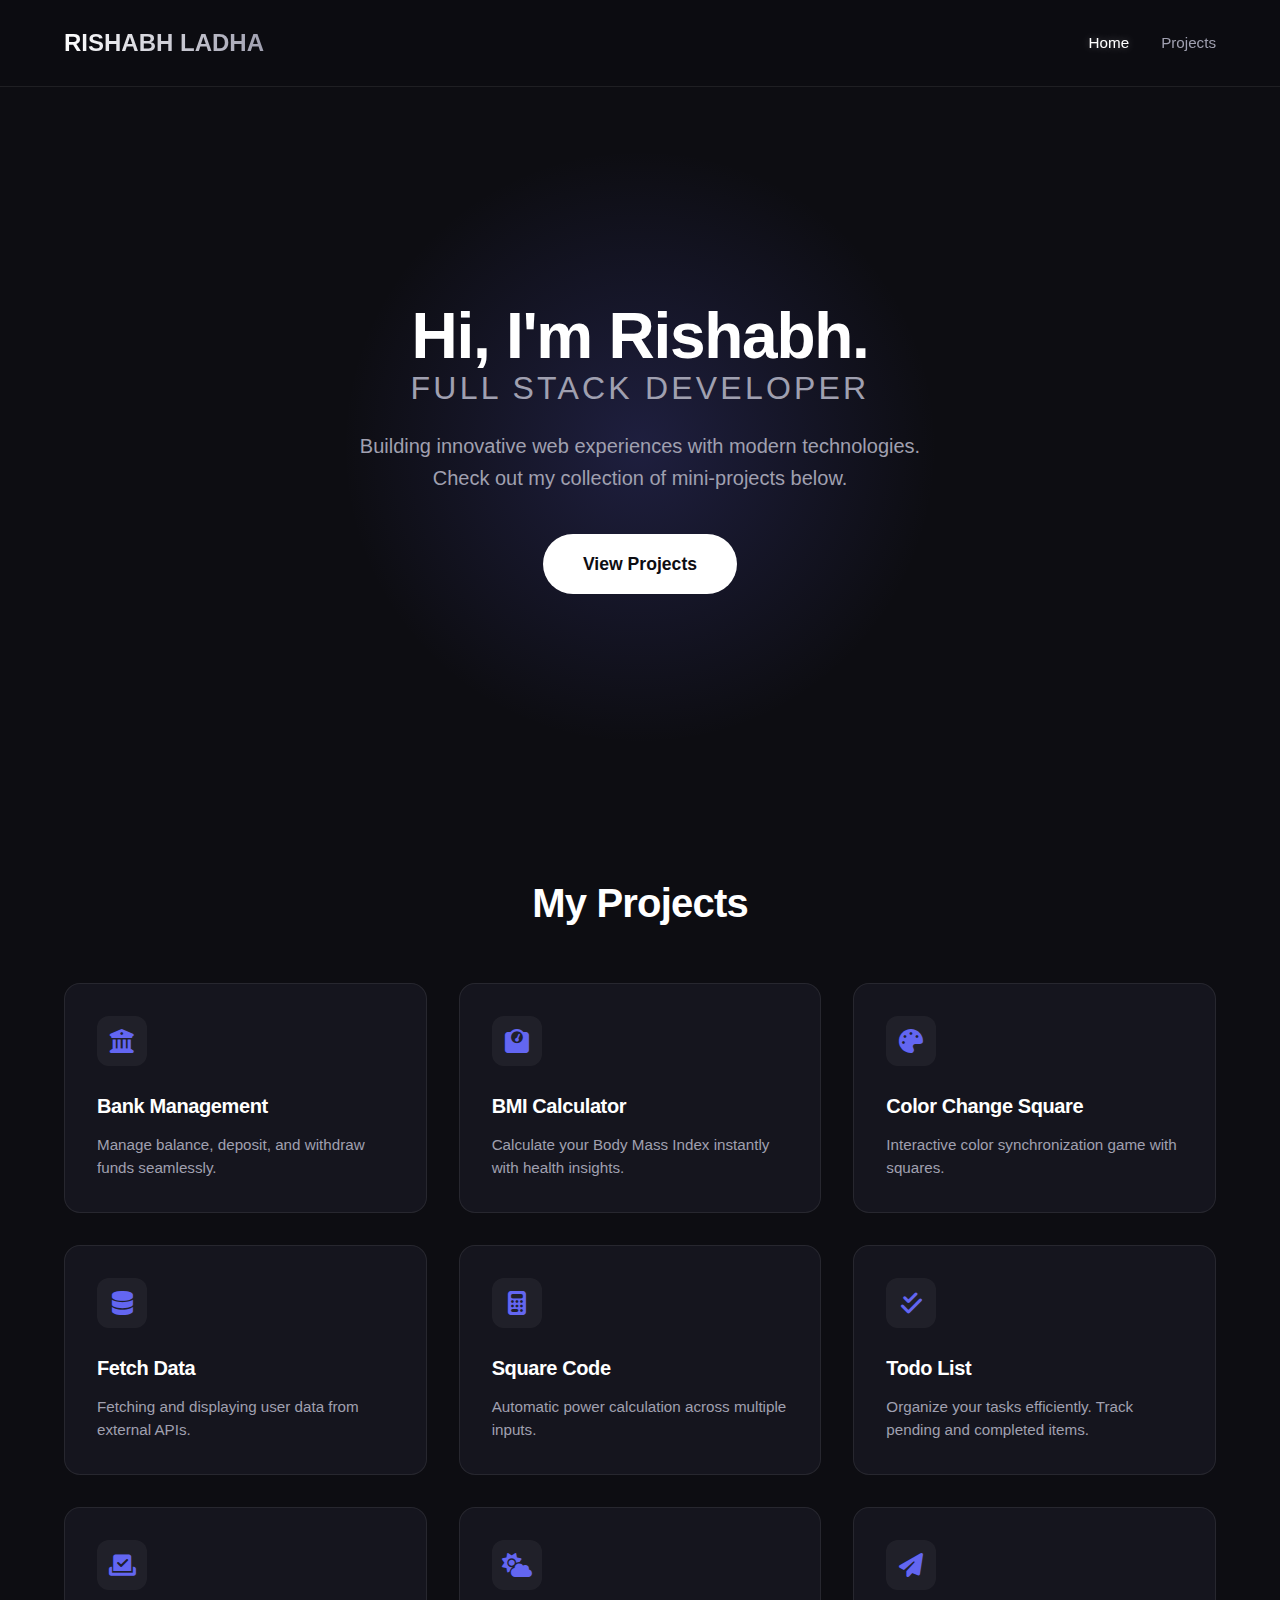
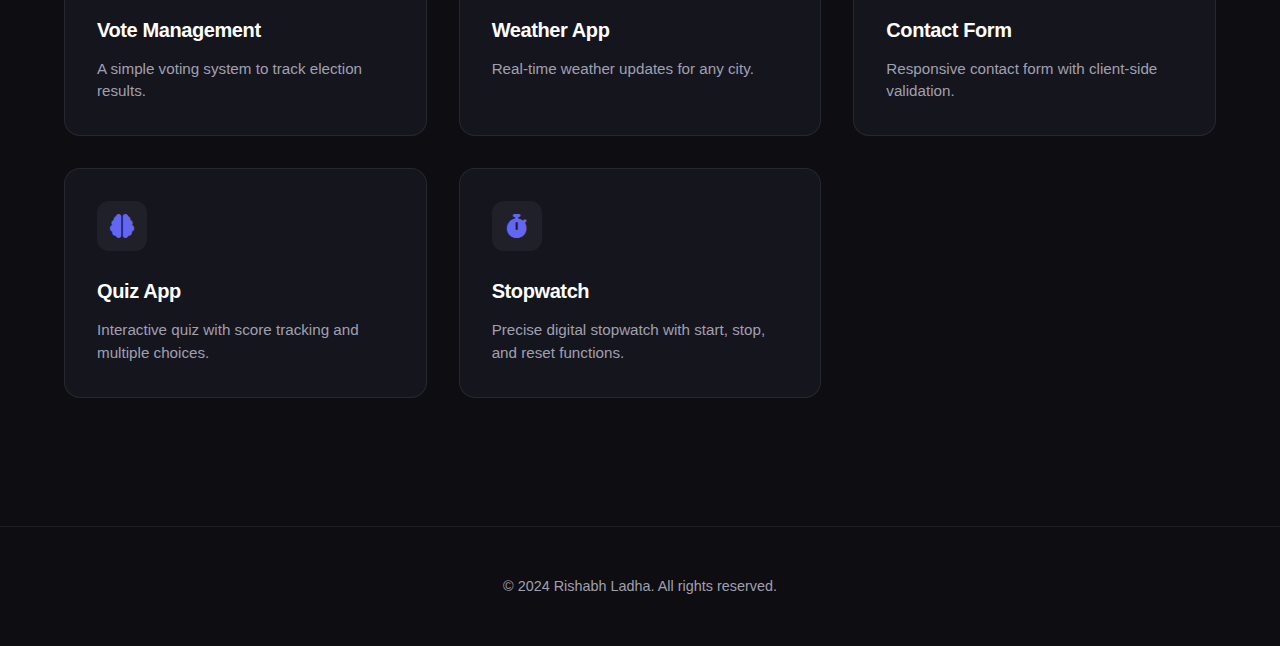
<file: index.html>
<!DOCTYPE html>
<html lang="en">

<head>
    <meta charset="UTF-8">
    <meta name="viewport" content="width=device-width, initial-scale=1.0">
    <title>Rishabh Ladha | Full Stack Developer</title>
    <link rel="stylesheet" href="style.css">
    <link href="https://fonts.googleapis.com/css2?family=Inter:wght@400;500;600;700;800&display=swap" rel="stylesheet">
    <link rel="stylesheet" href="https://cdnjs.cloudflare.com/ajax/libs/font-awesome/6.4.0/css/all.min.css">
</head>

<body>
    <nav>
        <div class="nav-brand">RISHABH LADHA</div>
        <div class="nav-links">
            <a href="#home" class="active">Home</a>
            <a href="#projects">Projects</a>
        </div>
    </nav>

    <section id="home" class="hero">
        <div class="hero-content">
            <h1>Hi, I'm Rishabh.<br><span>Full Stack Developer</span></h1>
            <p>Building innovative web experiences with modern technologies. Check out my collection of mini-projects
                below.</p>
            <a href="#projects" class="hero-btn">View Projects</a>
        </div>
    </section>

    <section id="projects" class="projects">
        <h2 class="section-title">My Projects</h2>
        <div class="project-grid">

            <a href="./bankmanagement/index.html" class="project-card">
                <div class="card-icon"><i class="fas fa-university"></i></div>
                <h3>Bank Management</h3>
                <p>Manage balance, deposit, and withdraw funds seamlessly.</p>
            </a>

            <a href="./bmi claculator/index.html" class="project-card">
                <div class="card-icon"><i class="fas fa-weight-scale"></i></div>
                <h3>BMI Calculator</h3>
                <p>Calculate your Body Mass Index instantly with health insights.</p>
            </a>

            <a href="./color-change-square/index.html" class="project-card">
                <div class="card-icon"><i class="fas fa-palette"></i></div>
                <h3>Color Change Square</h3>
                <p>Interactive color synchronization game with squares.</p>
            </a>

            <a href="./fetch data/index.html" class="project-card">
                <div class="card-icon"><i class="fas fa-database"></i></div>
                <h3>Fetch Data</h3>
                <p>Fetching and displaying user data from external APIs.</p>
            </a>

            <a href="./square-code/index.html" class="project-card">
                <div class="card-icon"><i class="fas fa-calculator"></i></div>
                <h3>Square Code</h3>
                <p>Automatic power calculation across multiple inputs.</p>
            </a>

            <a href="./todo-list/index.html" class="project-card">
                <div class="card-icon"><i class="fas fa-check-double"></i></div>
                <h3>Todo List</h3>
                <p>Organize your tasks efficiently. Track pending and completed items.</p>
            </a>

            <a href="./vote-management/index.html" class="project-card">
                <div class="card-icon"><i class="fas fa-check-to-slot"></i></div>
                <h3>Vote Management</h3>
                <p>A simple voting system to track election results.</p>
            </a>

            <a href="./weatherapp/index.html" class="project-card">
                <div class="card-icon"><i class="fas fa-cloud-sun"></i></div>
                <h3>Weather App</h3>
                <p>Real-time weather updates for any city.</p>
            </a>

            <a href="./form/index.html" class="project-card">
                <div class="card-icon"><i class="fas fa-paper-plane"></i></div>
                <h3>Contact Form</h3>
                <p>Responsive contact form with client-side validation.</p>
            </a>

            <a href="./quiz-app/index.html" class="project-card">
                <div class="card-icon"><i class="fas fa-brain"></i></div>
                <h3>Quiz App</h3>
                <p>Interactive quiz with score tracking and multiple choices.</p>
            </a>

            <a href="./stopwatch/index.html" class="project-card">
                <div class="card-icon"><i class="fas fa-stopwatch"></i></div>
                <h3>Stopwatch</h3>
                <p>Precise digital stopwatch with start, stop, and reset functions.</p>
            </a>

        </div>
    </section>

    <footer>
        <p>&copy; 2024 Rishabh Ladha. All rights reserved.</p>
    </footer>

    <script src="script.js"></script>
</body>

</html>
</file>
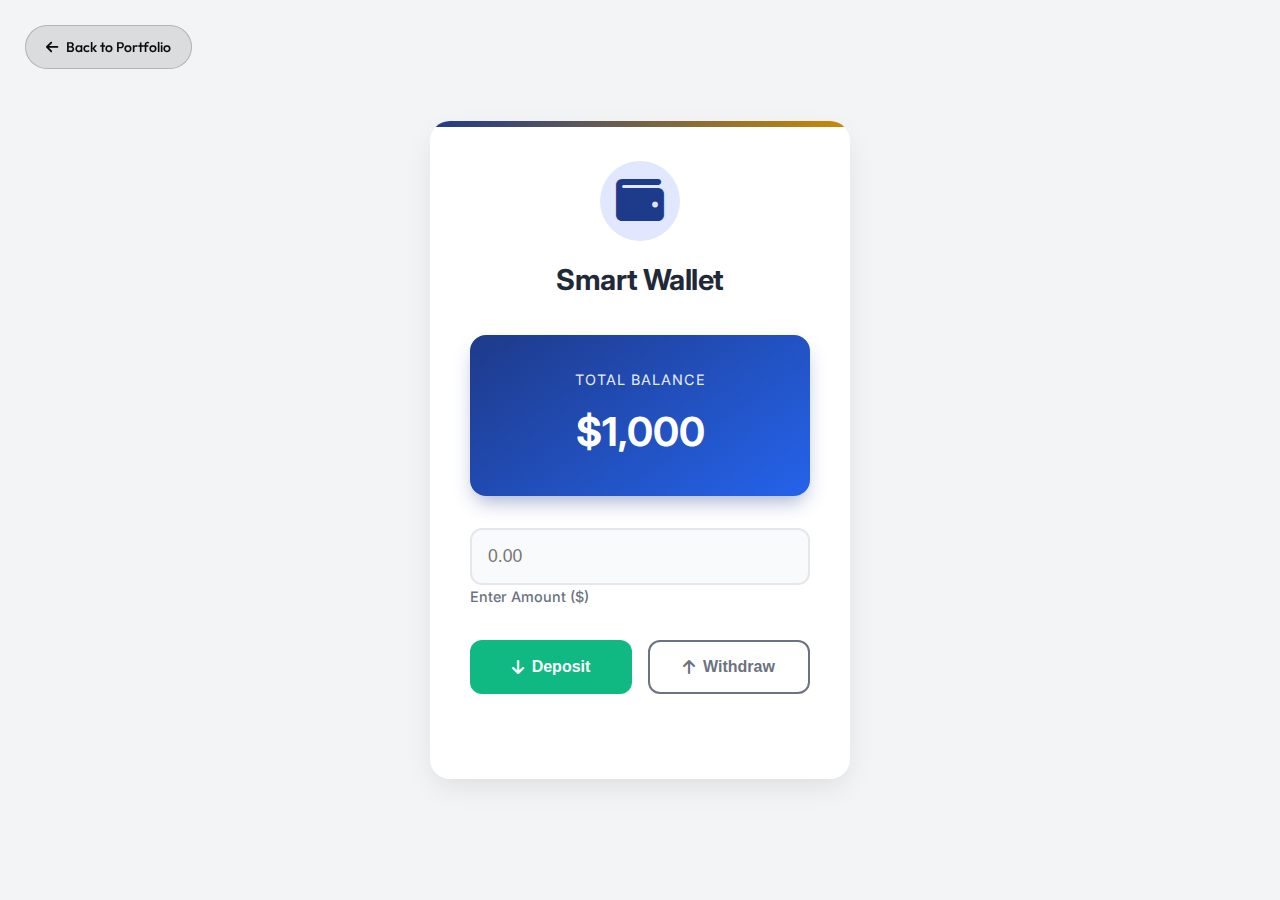
<file: bankmanagement/index.html>
﻿<!DOCTYPE html>
<html lang="en">

<head>
    <meta charset="UTF-8">
    <meta name="viewport" content="width=device-width, initial-scale=1.0">
    <title>Bank Management</title>
    <link rel="stylesheet" href="style.css">
    <link rel="stylesheet" href="https://cdnjs.cloudflare.com/ajax/libs/font-awesome/6.4.0/css/all.min.css">
    <link href="https://fonts.googleapis.com/css2?family=Inter:wght@400;600;700&display=swap" rel="stylesheet">
</head>
<body>

    <div class="banking-card">
        <header>
            <div class="icon"><i class="fas fa-wallet"></i></div>
            <h1>Smart Wallet</h1>
        </header>

        <div class="balance-container">
            <span class="label">Total Balance</span>
            <div class="amount" id="balanceDisplay">$1,000.00</div>
        </div>

        <div class="actions">
            <div class="input-group">
                <input type="number" id="amountInput" placeholder="0.00" min="0.01" step="0.01">
                <label for="amountInput">Enter Amount ($)</label>
            </div>

            <div class="btn-group">
                <button class="btn btn-deposit" onclick="deposit()">
                    <i class="fas fa-arrow-down"></i> Deposit
                </button>
                <button class="btn btn-withdraw" onclick="withdraw()">
                    <i class="fas fa-arrow-up"></i> Withdraw
                </button>
            </div>
        </div>

        <div class="message" id="messageBox"></div>
    </div>

    <script type="module" src="../shared/navigation.js"></script>
    <script src="script.js"></script>
</body>

</html>
</file>
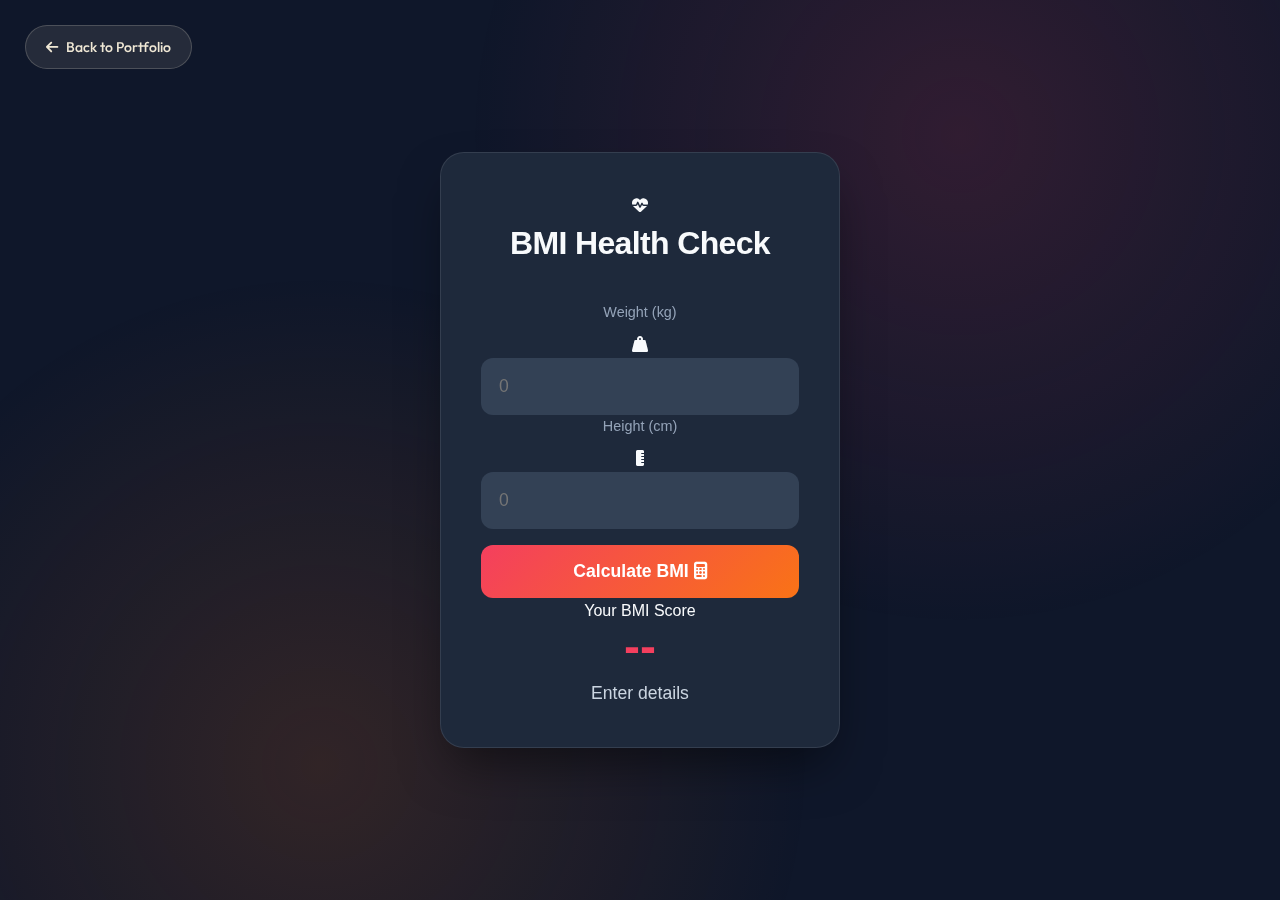
<file: bmi claculator/index.html>
﻿<!DOCTYPE html>
<html lang="en">

<head>
    <meta charset="UTF-8">
    <meta name="viewport" content="width=device-width, initial-scale=1.0">
    <title>BMI Calculator</title>
    <link rel="stylesheet" href="style.css">
    <link rel="stylesheet" href="https://cdnjs.cloudflare.com/ajax/libs/font-awesome/6.4.0/css/all.min.css">
</head>

<body>

    <div class="bmi-card">
        <header>
            <div class="icon-circle"><i class="fas fa-heart-pulse"></i></div>
            <h1>BMI Health Check</h1>
        </header>

        <div class="input-grid">
            <div class="input-wrapper">
                <label for="weight">Weight (kg)</label>
                <div class="input-field">
                    <i class="fas fa-weight-hanging"></i>
                    <input type="number" id="weight" placeholder="0" min="1">
                </div>
            </div>

            <div class="input-wrapper">
                <label for="height">Height (cm)</label>
                <div class="input-field">
                    <i class="fas fa-ruler-vertical"></i>
                    <input type="number" id="height" placeholder="0" min="1">
                </div>
            </div>
        </div>

        <button class="calculate-btn" onclick="calculateBMI()">
            Calculate BMI <i class="fas fa-calculator"></i>
        </button>

        <div class="result-container" id="resultBox">
            <span class="label">Your BMI Score</span>
            <div class="bmi-value" id="bmiValue">--</div>
            <div class="bmi-status" id="bmiStatus">Enter details</div>
        </div>
    </div>

    <script type="module" src="../shared/navigation.js"></script>
    <script src="script.js"></script>
</body>

</html>
</file>
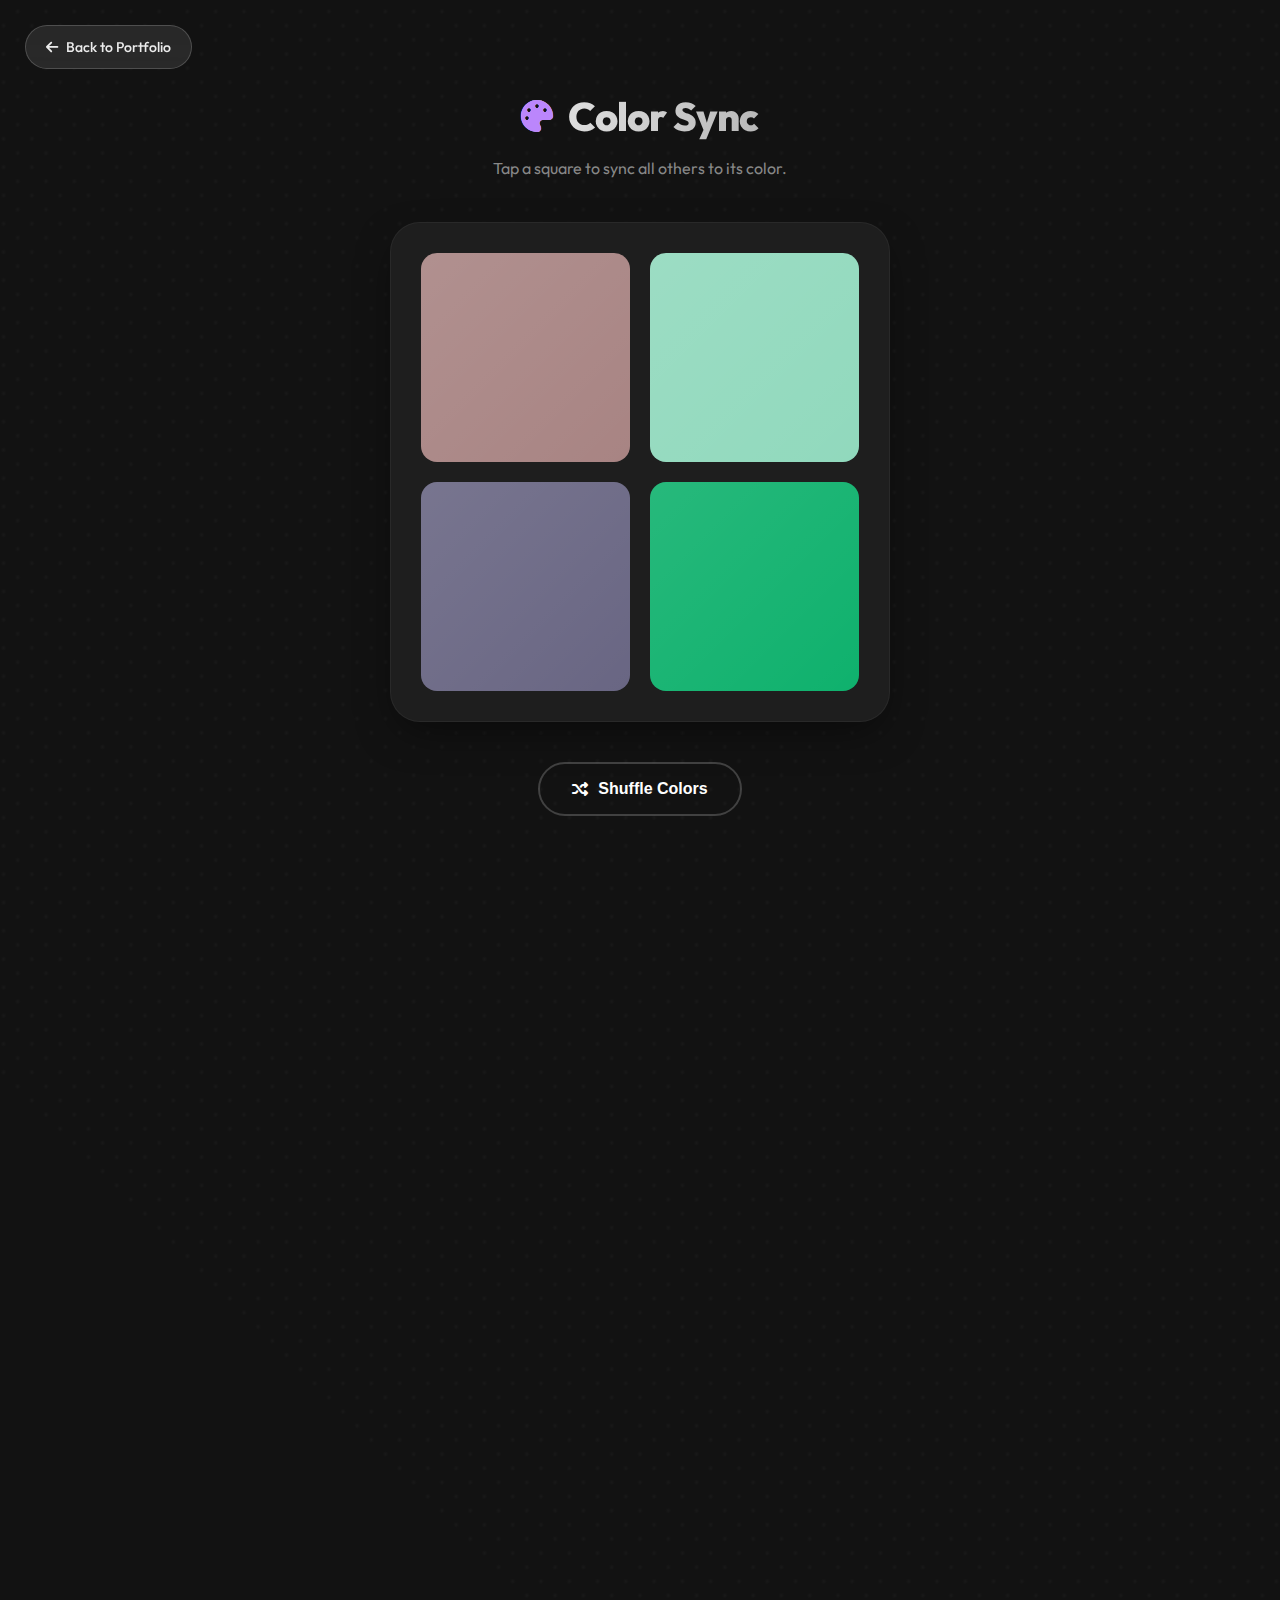
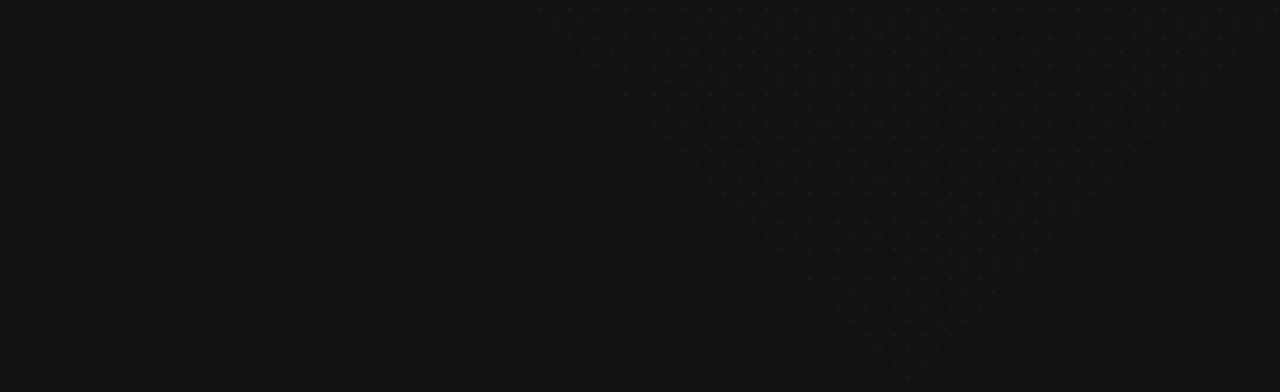
<file: color-change-square/index.html>
﻿<!DOCTYPE html>
<html lang="en">

<head>
    <meta charset="UTF-8">
    <meta name="viewport" content="width=device-width, initial-scale=1.0">
    <title>Color Change Square</title>
    <link rel="stylesheet" href="style.css">
    <link rel="stylesheet" href="https://cdnjs.cloudflare.com/ajax/libs/font-awesome/6.4.0/css/all.min.css">
</head>

<body>

    <div class="game-wrapper">
        <header>
            <h1><i class="fas fa-palette"></i> Color Sync</h1>
            <p>Tap a square to sync all others to its color.</p>
        </header>

        <div class="square-grid">
            <div class="square" id="sq1"></div>
            <div class="square" id="sq2"></div>
            <div class="square" id="sq3"></div>
            <div class="square" id="sq4"></div>
        </div>

        <button class="reset-btn" onclick="randomizeColors()">
            <i class="fas fa-random"></i> Shuffle Colors
        </button>
    </div>

    <script type="module" src="../shared/navigation.js"></script>
    <script src="script.js"></script>
</body>

</html>
</file>
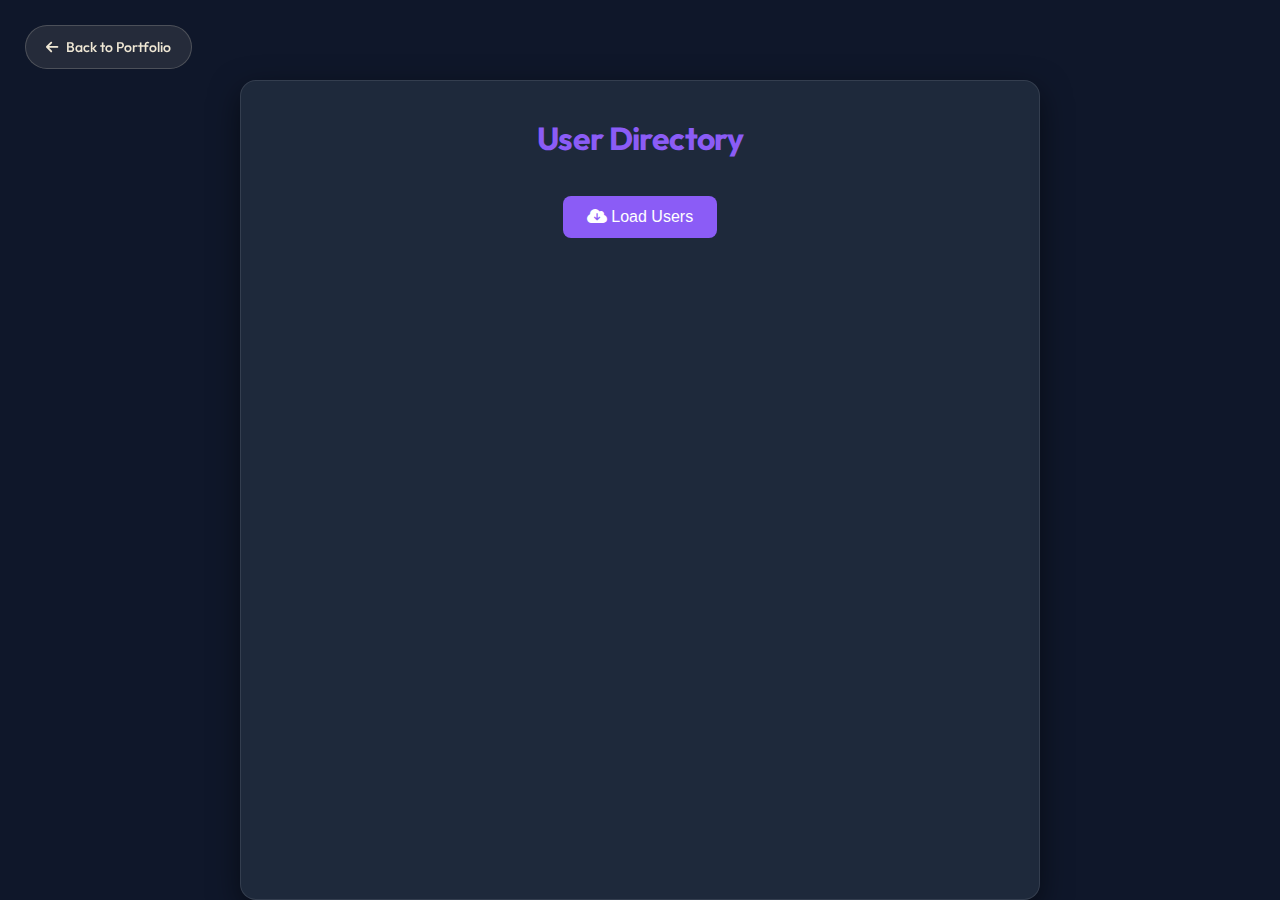
<file: fetch data/index.html>
<!DOCTYPE html>
<html lang="en">

<head>
    <meta charset="UTF-8">
    <meta name="viewport" content="width=device-width, initial-scale=1.0">
    <title>Fetch User Data</title>
    <link rel="stylesheet" href="style.css">
    <link rel="stylesheet" href="https://cdnjs.cloudflare.com/ajax/libs/font-awesome/6.4.0/css/all.min.css">
</head>

<body>

    <div class="data-container">
        <h1>User Directory</h1>
        <button id="fetchBtn" onclick="fetchUsers()">
            <i class="fas fa-cloud-download-alt"></i> Load Users
        </button>

        <div id="contentArea"></div>
    </div>

    <script type="module" src="../shared/navigation.js"></script>
    <script src="script.js"></script>
</body>

</html>
</file>
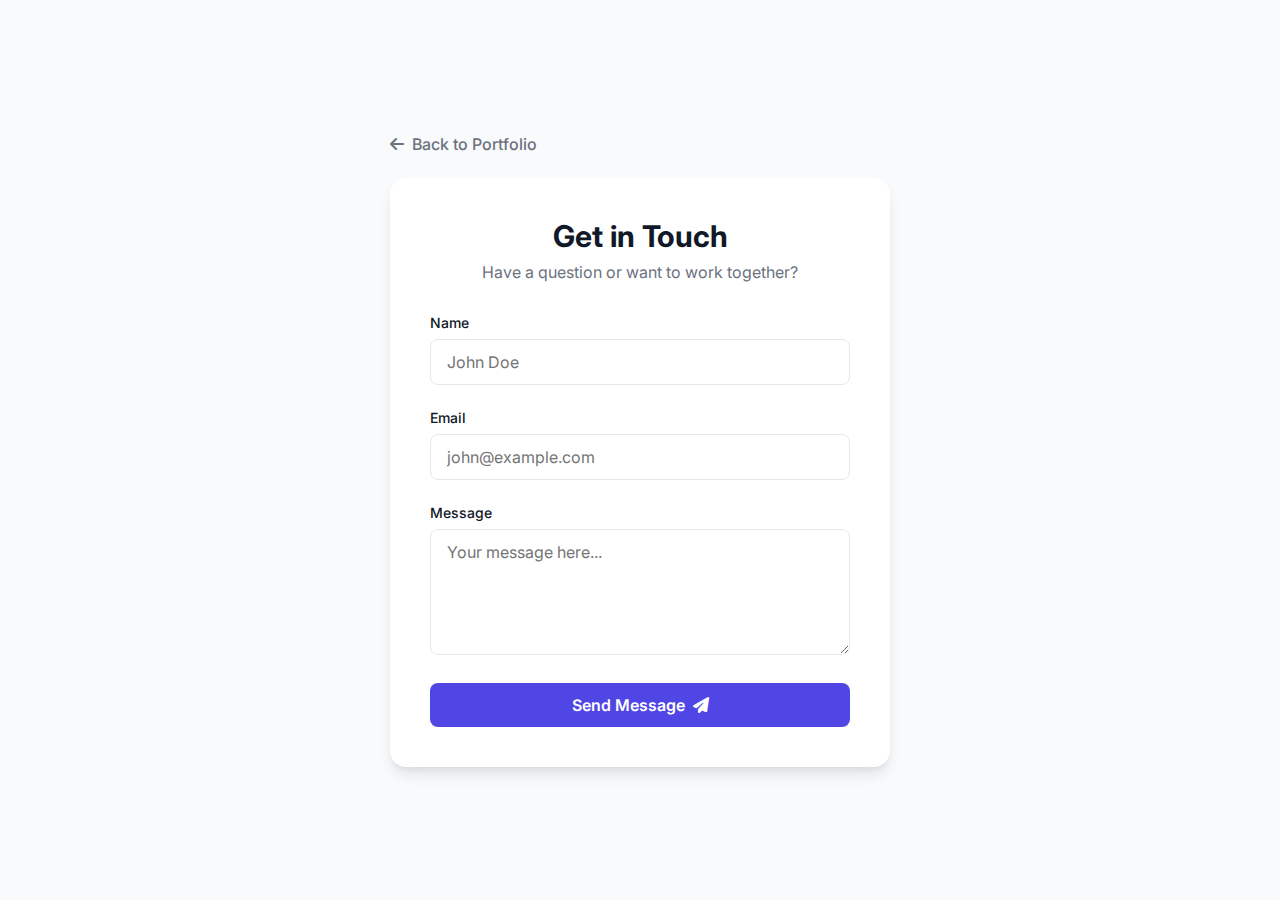
<file: form/index.html>
<!DOCTYPE html>
<html lang="en">

<head>
    <meta charset="UTF-8">
    <meta name="viewport" content="width=device-width, initial-scale=1.0">
    <title>Contact Form | Rishabh Ladha</title>
    <link href="https://fonts.googleapis.com/css2?family=Inter:wght@400;500;600;700&display=swap" rel="stylesheet">
    <link rel="stylesheet" href="style.css">
    <link rel="stylesheet" href="https://cdnjs.cloudflare.com/ajax/libs/font-awesome/6.4.0/css/all.min.css">
</head>

<body>
    <div class="container">
        <a href="../index.html" class="back-btn"><i class="fas fa-arrow-left"></i> Back to Portfolio</a>
        <div class="form-card">
            <div class="form-header">
                <h2>Get in Touch</h2>
                <p>Have a question or want to work together?</p>
            </div>
            <form id="contactForm">
                <div class="input-group">
                    <label for="name">Name</label>
                    <input type="text" id="name" placeholder="John Doe">
                    <small class="error-msg">Name is required</small>
                </div>
                <div class="input-group">
                    <label for="email">Email</label>
                    <input type="email" id="email" placeholder="john@example.com">
                    <small class="error-msg">Please enter a valid email</small>
                </div>
                <div class="input-group">
                    <label for="message">Message</label>
                    <textarea id="message" rows="5" placeholder="Your message here..."></textarea>
                    <small class="error-msg">Message cannot be empty</small>
                </div>
                <button type="submit" class="submit-btn">Send Message <i class="fas fa-paper-plane"></i></button>
            </form>
        </div>
    </div>
    <div id="toast" class="toast">Message sent successfully!</div>
    <script src="script.js"></script>
</body>

</html>
</file>
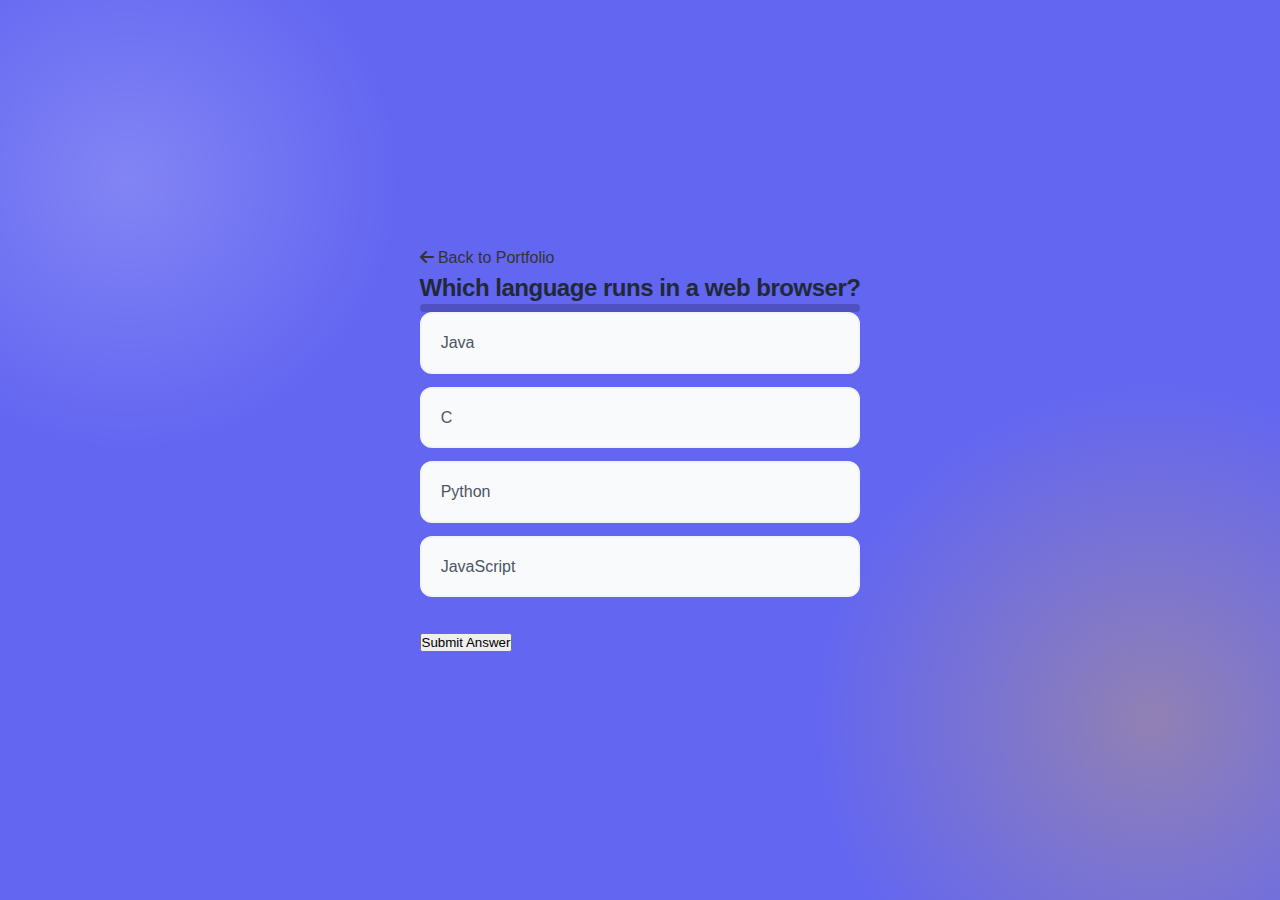
<file: quiz-app/index.html>
<!DOCTYPE html>
<html lang="en">

<head>
    <meta charset="UTF-8">
    <meta name="viewport" content="width=device-width, initial-scale=1.0">
    <title>Quiz App | Rishabh Ladha</title>
    <link href="https://fonts.googleapis.com/css2?family=Inter:wght@400;500;600;700&display=swap" rel="stylesheet">
    <link rel="stylesheet" href="style.css">
    <link rel="stylesheet" href="https://cdnjs.cloudflare.com/ajax/libs/font-awesome/6.4.0/css/all.min.css">
</head>

<body>
    <div class="container">
        <a href="../index.html" class="back-btn"><i class="fas fa-arrow-left"></i> Back to Portfolio</a>

        <div class="quiz-container" id="quiz">
            <div class="quiz-header">
                <h2 id="question">Question text</h2>
                <div class="progress-bar">
                    <div class="progress-fill" id="progressBar"></div>
                </div>
            </div>

            <ul class="option-list">
                <li>
                    <input type="radio" name="answer" id="a" class="answer">
                    <label for="a" id="a_text">Answer A</label>
                </li>
                <li>
                    <input type="radio" name="answer" id="b" class="answer">
                    <label for="b" id="b_text">Answer B</label>
                </li>
                <li>
                    <input type="radio" name="answer" id="c" class="answer">
                    <label for="c" id="c_text">Answer C</label>
                </li>
                <li>
                    <input type="radio" name="answer" id="d" class="answer">
                    <label for="d" id="d_text">Answer D</label>
                </li>
            </ul>

            <button id="submit">Submit Answer</button>
        </div>
    </div>
    <script src="script.js"></script>
</body>

</html>
</file>
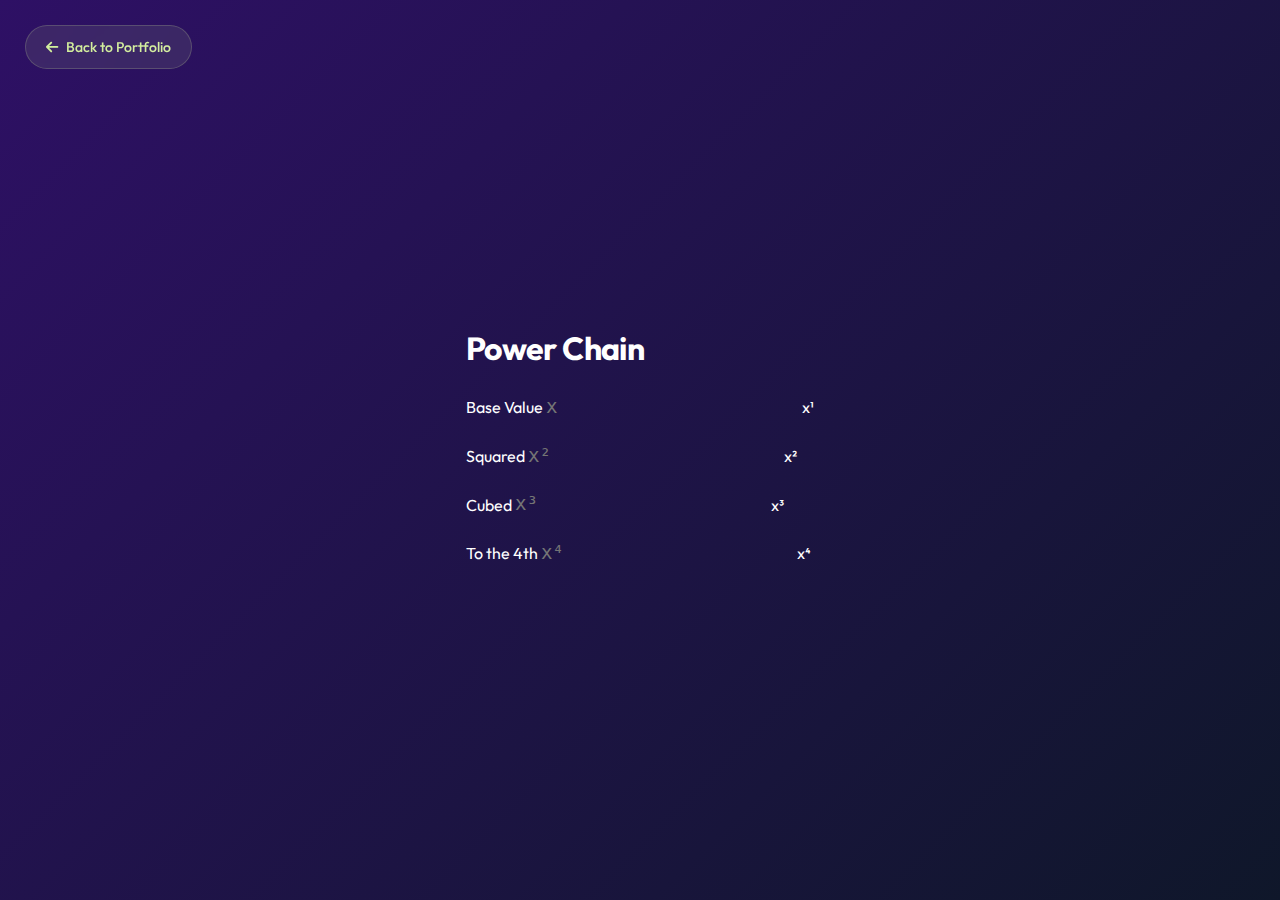
<file: square-code/index.html>
<!DOCTYPE html>
<html lang="en">

<head>
    <meta charset="UTF-8">
    <meta name="viewport" content="width=device-width, initial-scale=1.0">
    <title>Power Calculator</title>
    <link rel="stylesheet" href="style.css">
    <link rel="stylesheet" href="https://cdnjs.cloudflare.com/ajax/libs/font-awesome/6.4.0/css/all.min.css">
</head>

<body>

    <div class="calc-container">
        <h1>Power Chain</h1>

        <div class="inputs-grid">
            <div class="input-box">
                <label>Base Value</label>
                <input type="number" id="input1" placeholder="x">
                <span class="formula">x¹</span>
            </div>

            <div class="input-box">
                <label>Squared</label>
                <input type="number" id="input2" placeholder="x²">
                <span class="formula">x²</span>
            </div>

            <div class="input-box">
                <label>Cubed</label>
                <input type="number" id="input3" placeholder="x³">
                <span class="formula">x³</span>
            </div>

            <div class="input-box">
                <label>To the 4th</label>
                <input type="number" id="input4" placeholder="x⁴">
                <span class="formula">x⁴</span>
            </div>
        </div>
    </div>

    <script type="module" src="../shared/navigation.js"></script>
    <script src="script.js"></script>
</body>

</html>
</file>
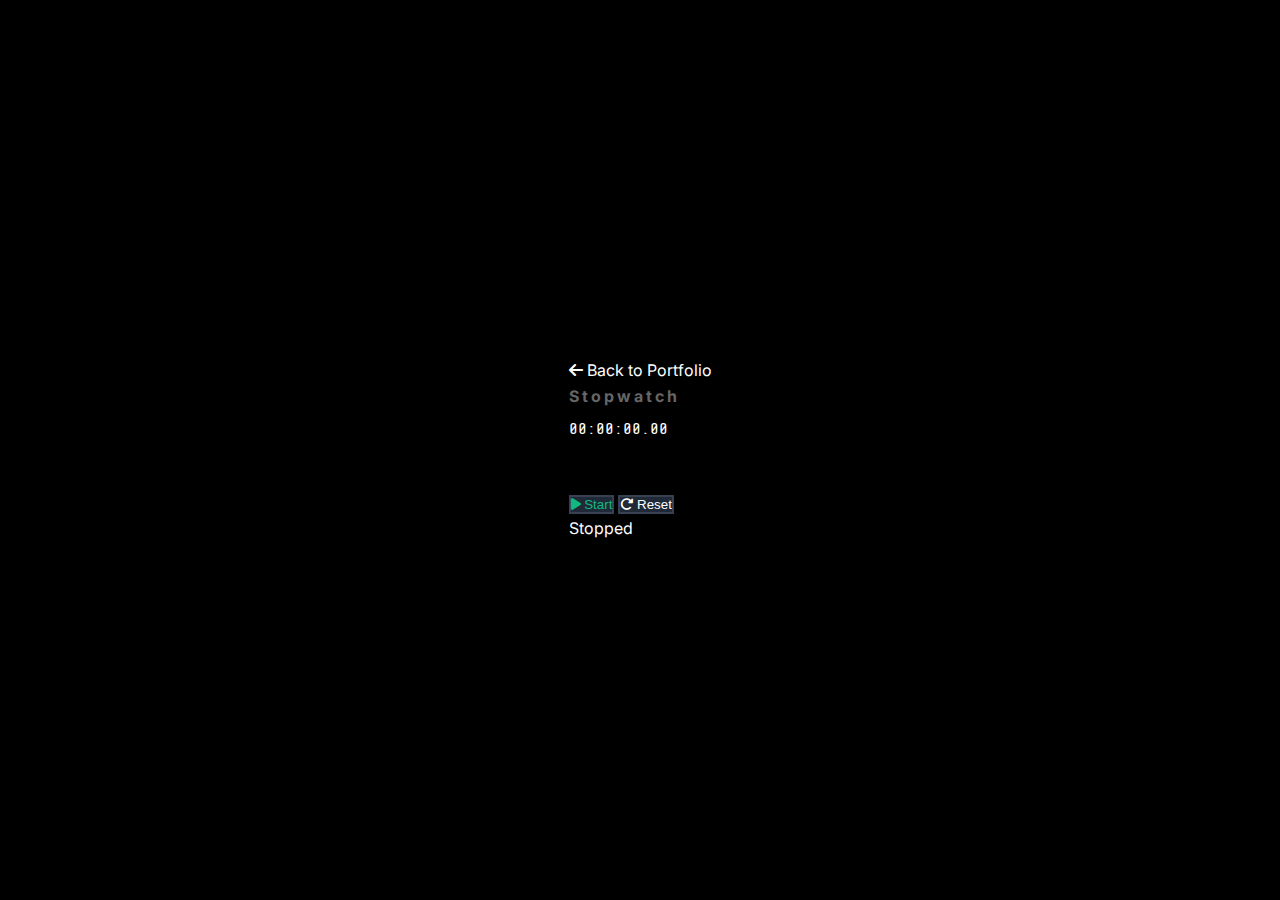
<file: stopwatch/index.html>
<!DOCTYPE html>
<html lang="en">

<head>
    <meta charset="UTF-8">
    <meta name="viewport" content="width=device-width, initial-scale=1.0">
    <title>Stopwatch | Rishabh Ladha</title>
    <link href="https://fonts.googleapis.com/css2?family=Share+Tech+Mono&family=Inter:wght@400;500;600&display=swap"
        rel="stylesheet">
    <link rel="stylesheet" href="style.css">
    <link rel="stylesheet" href="https://cdnjs.cloudflare.com/ajax/libs/font-awesome/6.4.0/css/all.min.css">
</head>

<body>
    <div class="container">
        <a href="../index.html" class="back-btn"><i class="fas fa-arrow-left"></i> Back to Portfolio</a>

        <div class="stopwatch-card">
            <h2 class="title">Stopwatch</h2>
            <div class="timer-display">
                <span id="hours">00</span>:<span id="minutes">00</span>:<span id="seconds">00</span>.<span
                    id="milliseconds">00</span>
            </div>

            <div class="controls">
                <button id="startStopBtn" class="btn start"><i class="fas fa-play"></i> Start</button>
                <button id="resetBtn" class="btn reset"><i class="fas fa-rotate-right"></i> Reset</button>
            </div>

            <div class="status-indicator">
                <span class="dot"></span>
                <span id="statusText">Stopped</span>
            </div>
        </div>
    </div>
    <script src="script.js"></script>
</body>

</html>
</file>
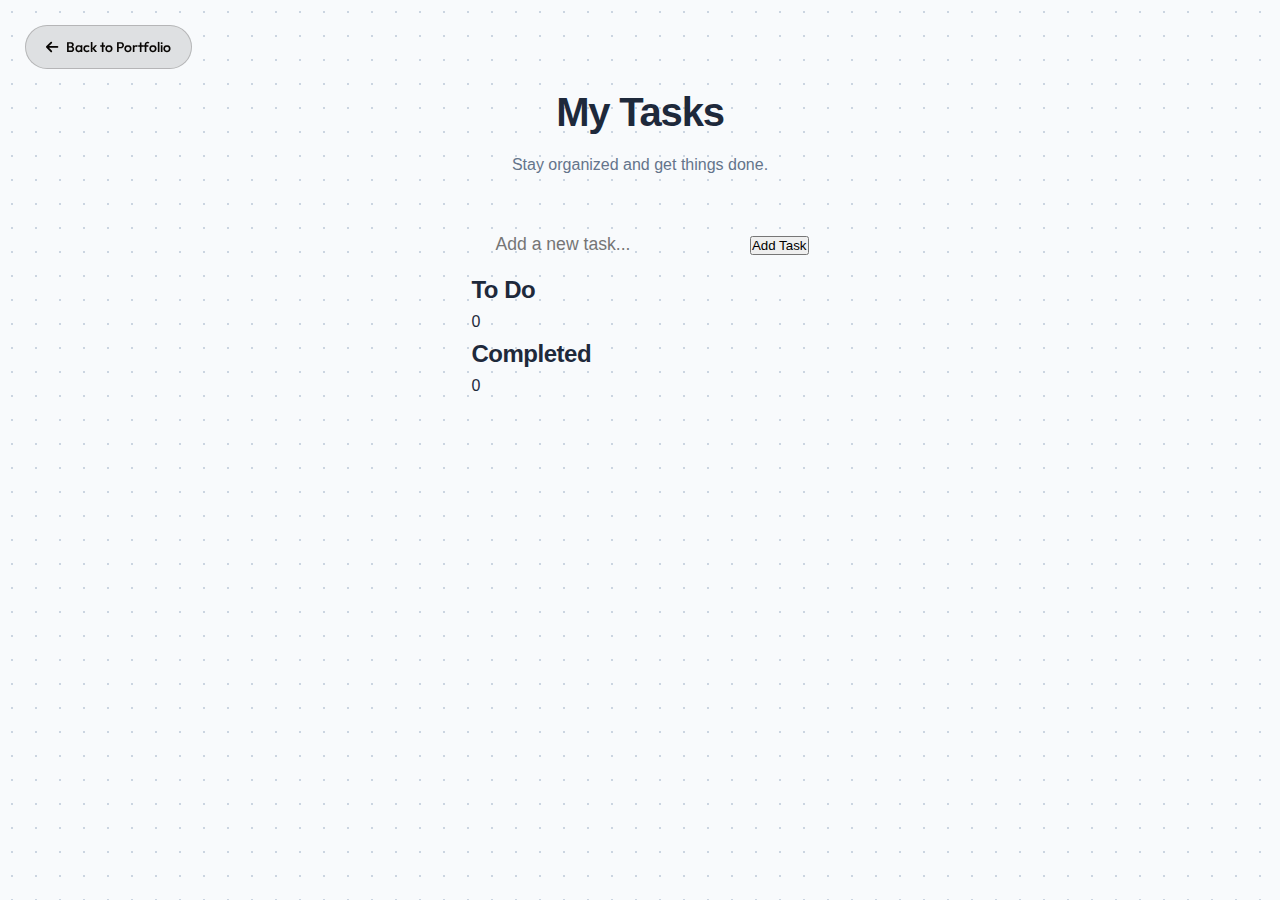
<file: todo-list/index.html>
<!DOCTYPE html>
<html lang="en">

<head>
    <meta charset="UTF-8">
    <meta name="viewport" content="width=device-width, initial-scale=1.0">
    <title>Task Manager</title>
    <link rel="stylesheet" href="style.css">
    <link rel="stylesheet" href="https://cdnjs.cloudflare.com/ajax/libs/font-awesome/6.4.0/css/all.min.css">
</head>

<body>

    <div class="todo-container">
        <header>
            <h1>My Tasks</h1>
            <p>Stay organized and get things done.</p>
        </header>

        <div class="input-area">
            <input type="text" id="taskInput" placeholder="Add a new task..." onkeypress="handleEnter(event)">
            <button onclick="addTask()">Add Task</button>
        </div>

        <div class="lists-container">
            <div class="list-card">
                <div class="list-header">
                    <h2>To Do</h2>
                    <span class="count" id="todoCount">0</span>
                </div>
                <ul id="todoList">
                    <!-- Tasks go here -->
                </ul>
            </div>

            <div class="list-card">
                <div class="list-header">
                    <h2>Completed</h2>
                    <span class="count" id="doneCount">0</span>
                </div>
                <ul id="doneList">
                    <!-- Completed tasks go here -->
                </ul>
            </div>
        </div>
    </div>

    <script type="module" src="../shared/navigation.js"></script>
    <script src="script.js"></script>
</body>

</html>
</file>
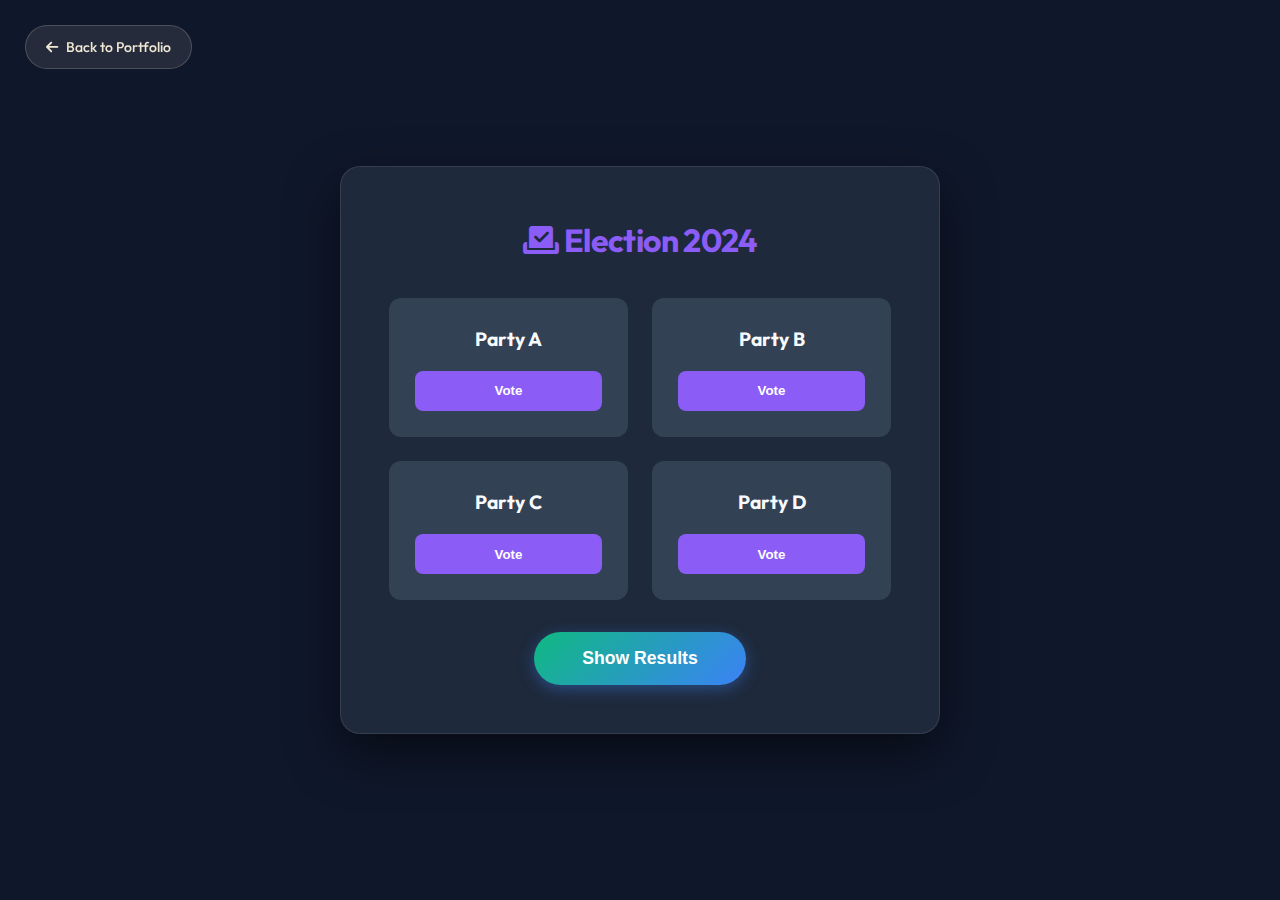
<file: vote-management/index.html>
<!DOCTYPE html>
<html lang="en">

<head>
    <meta charset="UTF-8">
    <meta name="viewport" content="width=device-width, initial-scale=1.0">
    <title>Vote Management</title>
    <link rel="stylesheet" href="style.css">
    <link rel="stylesheet" href="https://cdnjs.cloudflare.com/ajax/libs/font-awesome/6.4.0/css/all.min.css">
</head>

<body>

    <div class="vote-container">
        <h1><i class="fas fa-vote-yea"></i> Election 2024</h1>

        <div class="party-grid">
            <div class="party-card">
                <span class="party-name">Party A</span>
                <button class="btn-vote" onclick="castVote('Party A')">Vote</button>
            </div>
            <div class="party-card">
                <span class="party-name">Party B</span>
                <button class="btn-vote" onclick="castVote('Party B')">Vote</button>
            </div>
            <div class="party-card">
                <span class="party-name">Party C</span>
                <button class="btn-vote" onclick="castVote('Party C')">Vote</button>
            </div>
            <div class="party-card">
                <span class="party-name">Party D</span>
                <button class="btn-vote" onclick="castVote('Party D')">Vote</button>
            </div>
        </div>

        <button class="btn-result" onclick="showResult()">Show Results</button>

        <div class="result-overlay" id="resultBox">
            <h3>And the winner is...</h3>
            <div class="winner-text" id="winnerText"></div>
        </div>
    </div>

    <script type="module" src="../shared/navigation.js"></script>
    <script src="script.js"></script>
</body>

</html>
</file>
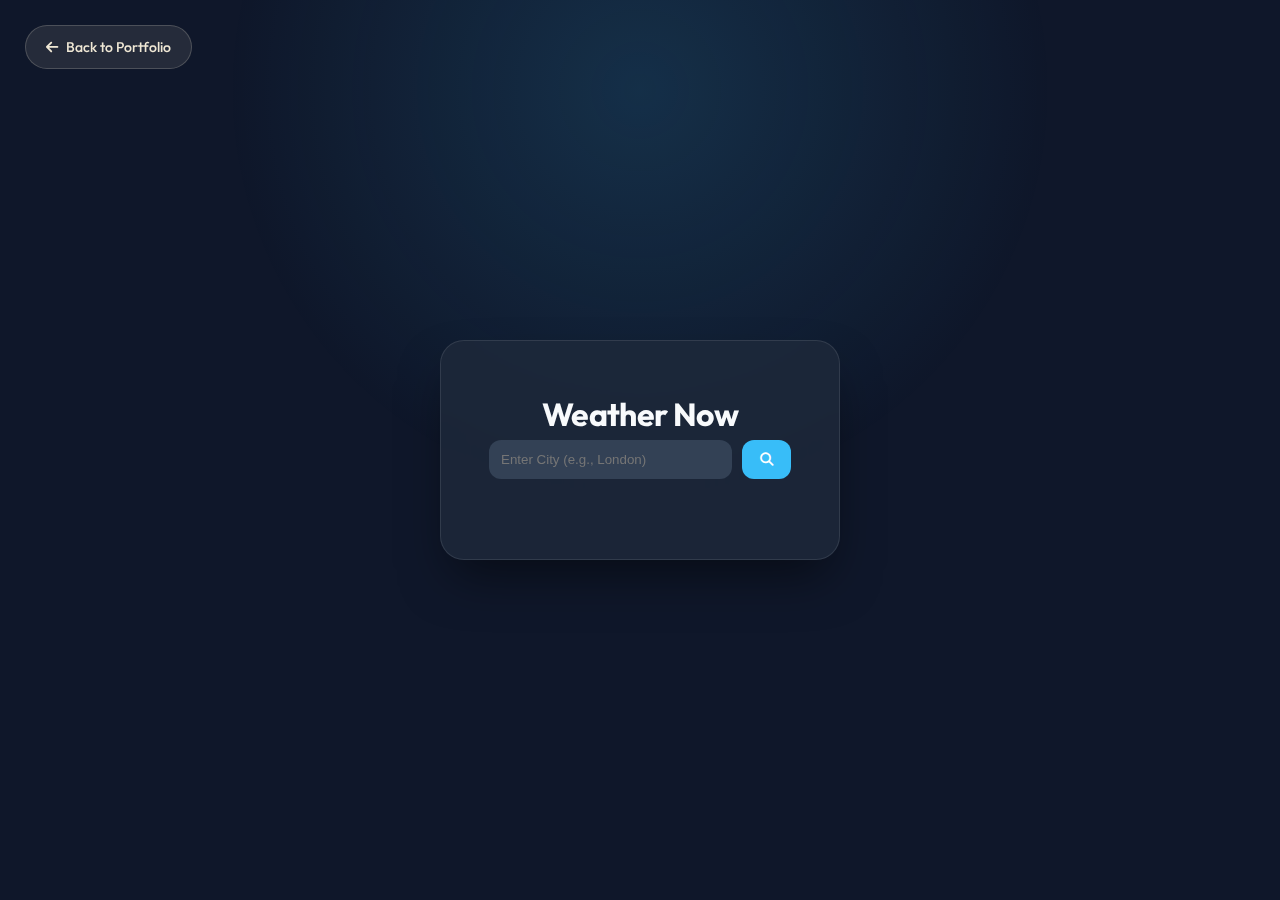
<file: weatherapp/index.html>
<!DOCTYPE html>
<html lang="en">

<head>
    <meta charset="UTF-8">
    <meta name="viewport" content="width=device-width, initial-scale=1.0">
    <title>Weather App</title>
    <link rel="stylesheet" href="style.css">
    <link rel="stylesheet" href="https://cdnjs.cloudflare.com/ajax/libs/font-awesome/6.4.0/css/all.min.css">
</head>

<body>

    <div class="weather-container">
        <h1>Weather Now</h1>

        <div class="search-box">
            <input type="text" id="cityInput" placeholder="Enter City (e.g., London)">
            <button class="btn-search" onclick="getWeather()">
                <i class="fas fa-search"></i>
            </button>
        </div>

        <div class="error-msg" id="errorMsg"></div>

        <div class="weather-info" id="weatherInfo">
            <h2 id="cityName">London</h2>
            <div class="temp" id="tempDisplay">20°C</div>
            <div class="condition" id="conditionDisplay">Clear Sky</div>

            <div class="details">
                <div class="detail-item">
                    <span class="label">Wind Speed</span>
                    <span class="value" id="windDisplay">5 km/h</span>
                </div>
            </div>
        </div>
    </div>

    <script type="module" src="../shared/navigation.js"></script>
    <script src="script.js"></script>
</body>

</html>
</file>
<file: style.css>
﻿
:root {
    --bg-color: #0d0d12;
    --card-bg: #15151e;
    --card-hover: #1c1c26;
    --text-primary: #ffffff;
    --text-secondary: #a0a0b0;
    --accent-color: #6366f1;
    
    --accent-glow: rgba(99, 102, 241, 0.4);
    --border-color: rgba(255, 255, 255, 0.08);
    --transition: all 0.3s cubic-bezier(0.25, 0.8, 0.25, 1);
    --font-main: 'Outfit', -apple-system, BlinkMacSystemFont, "Segoe UI", Roboto, sans-serif;
}


* {
    margin: 0;
    padding: 0;
    box-sizing: border-box;
}

html {
    scroll-behavior: smooth;
}

body {
    background-color: var(--bg-color);
    color: var(--text-primary);
    font-family: var(--font-main);
    line-height: 1.6;
    overflow-x: hidden;
}


h1,
h2,
h3 {
    font-weight: 700;
    letter-spacing: -0.02em;
}

a {
    text-decoration: none;
    color: inherit;
}


nav {
    display: flex;
    justify-content: space-between;
    align-items: center;
    padding: 1.5rem 5%;
    background: rgba(13, 13, 18, 0.8);
    backdrop-filter: blur(10px);
    position: sticky;
    top: 0;
    z-index: 100;
    border-bottom: 1px solid var(--border-color);
}

.nav-brand {
    font-size: 1.5rem;
    font-weight: 800;
    background: linear-gradient(90deg, #fff, #a0a0b0);
    -webkit-background-clip: text;
    -webkit-text-fill-color: transparent;
}

.nav-links {
    display: flex;
    gap: 2rem;
}

.nav-links a {
    color: var(--text-secondary);
    font-weight: 500;
    transition: var(--transition);
    font-size: 0.95rem;
}

.nav-links a:hover,
.nav-links a.active {
    color: var(--text-primary);
    text-shadow: 0 0 8px rgba(255, 255, 255, 0.3);
}


.hero {
    min-height: 80vh;
    display: flex;
    align-items: center;
    justify-content: center;
    text-align: center;
    padding: 0 2rem;
    position: relative;
    overflow: hidden;
}


.hero::before {
    content: '';
    position: absolute;
    width: 600px;
    height: 600px;
    background: radial-gradient(circle, var(--accent-glow) 0%, transparent 70%);
    top: 50%;
    left: 50%;
    transform: translate(-50%, -50%);
    z-index: -1;
    opacity: 0.5;
}

.hero-content h1 {
    font-size: 4rem;
    line-height: 1.1;
    margin-bottom: 1.5rem;
}

.hero-content span {
    color: var(--accent-color);
    display: block;
    font-size: 0.5em;
    
    font-weight: 500;
    letter-spacing: 0.1em;
    text-transform: uppercase;
    margin-bottom: 0.5rem;
    color: var(--text-secondary);
}

.hero-content p {
    font-size: 1.25rem;
    color: var(--text-secondary);
    max-width: 600px;
    margin: 0 auto 2.5rem;
}

.hero-btn {
    display: inline-block;
    padding: 1rem 2.5rem;
    background: var(--text-primary);
    color: var(--bg-color);
    border-radius: 50px;
    font-weight: 600;
    font-size: 1.1rem;
    transition: var(--transition);
}

.hero-btn:hover {
    transform: translateY(-3px);
    box-shadow: 0 10px 20px rgba(255, 255, 255, 0.15);
}


.projects {
    padding: 4rem 5%;
    max-width: 1400px;
    margin: 0 auto;
}

.section-title {
    font-size: 2.5rem;
    margin-bottom: 3rem;
    text-align: center;
    color: var(--text-primary);
}

.project-grid {
    display: grid;
    grid-template-columns: repeat(auto-fill, minmax(280px, 1fr));
    gap: 2rem;
}

.project-card {
    background: var(--card-bg);
    border: 1px solid var(--border-color);
    border-radius: 16px;
    padding: 2rem;
    transition: var(--transition);
    display: flex;
    flex-direction: column;
    align-items: flex-start;
    height: 100%;
}

.project-card:hover {
    background: var(--card-hover);
    transform: translateY(-5px);
    border-color: rgba(255, 255, 255, 0.2);
    box-shadow: 0 20px 40px rgba(0, 0, 0, 0.25);
}

.card-icon {
    width: 50px;
    height: 50px;
    background: rgba(255, 255, 255, 0.05);
    border-radius: 12px;
    display: flex;
    justify-content: center;
    align-items: center;
    margin-bottom: 1.5rem;
    font-size: 1.5rem;
    color: var(--accent-color);
    transition: var(--transition);
}

.project-card:hover .card-icon {
    background: var(--accent-color);
    color: #fff;
    transform: rotate(-10deg);
}

.project-card h3 {
    font-size: 1.25rem;
    margin-bottom: 0.75rem;
}

.project-card p {
    color: var(--text-secondary);
    font-size: 0.95rem;
    line-height: 1.5;
}


footer {
    text-align: center;
    padding: 3rem 0;
    color: var(--text-secondary);
    font-size: 0.9rem;
    border-top: 1px solid var(--border-color);
    margin-top: 4rem;
}


@media (max-width: 768px) {
    .hero-content h1 {
        font-size: 2.5rem;
    }

    .nav-links {
        display: none;
        
    }

    .project-grid {
        grid-template-columns: 1fr;
    }
}
</file>
<file: bankmanagement/style.css>
﻿@import url('../style.css');
:root {
    --primary: #1e3a8a;
    --accent: #ca8a04;
    --success: #10b981;
    --danger: #ef4444;
    --bg-dark: #f3f4f6;
    --card-bg: #ffffff;
    --text-main: #1f2937;
    --text-muted: #6b7280;
    --shadow: 0 10px 30px -5px rgba(0, 0, 0, 0.1);
}

body {
    background-color: var(--bg-dark);
    color: var(--text-main);
    display: flex;
    justify-content: center;
    align-items: center;
    min-height: 100vh;
    font-family: 'Inter', sans-serif;
}

body::before {
    display: none;
}

.banking-card {
    background: var(--card-bg);
    padding: 2.5rem;
    border-radius: 20px;
    box-shadow: var(--shadow);
    width: 100%;
    max-width: 420px;
    text-align: center;
    position: relative;
    overflow: hidden;
}

.banking-card::before {
    content: '';
    position: absolute;
    top: 0;
    left: 0;
    width: 100%;
    height: 6px;
    background: linear-gradient(90deg, var(--primary), var(--accent));
}

header {
    margin-bottom: 2rem;
}

.icon {
    font-size: 3rem;
    color: var(--primary);
    margin-bottom: 1rem;
    background: #e0e7ff;
    width: 80px;
    height: 80px;
    line-height: 80px;
    border-radius: 50%;
    margin-left: auto;
    margin-right: auto;
}

h1 {
    font-size: 1.8rem;
    color: var(--text-main);
    font-weight: 700;
}

.balance-container {
    background: linear-gradient(145deg, #1e3a8a, #2563eb);
    color: white;
    padding: 2rem;
    border-radius: 16px;
    margin-bottom: 2rem;
    box-shadow: 0 10px 20px -5px rgba(30, 58, 138, 0.4);
}

.balance-container .label {
    font-size: 0.9rem;
    opacity: 0.9;
    text-transform: uppercase;
    letter-spacing: 1px;
}

.balance-container .amount {
    font-size: 2.5rem;
    font-weight: 700;
    margin-top: 0.5rem;
}

.actions {
    display: flex;
    flex-direction: column;
    gap: 1.5rem;
}

.input-group {
    position: relative;
    text-align: left;
}

.input-group label {
    display: block;
    margin-bottom: 0.5rem;
    font-size: 0.9rem;
    color: var(--text-muted);
    font-weight: 500;
}

input {
    width: 100%;
    padding: 1rem;
    background: #f9fafb;
    border: 2px solid #e5e7eb;
    border-radius: 12px;
    font-size: 1.1rem;
    color: var(--text-main);
    outline: none;
    transition: all 0.2s;
}

input:focus {
    border-color: var(--primary);
    background: white;
}

.btn-group {
    display: grid;
    grid-template-columns: 1fr 1fr;
    gap: 1rem;
}

.btn {
    padding: 1rem;
    border: none;
    border-radius: 12px;
    font-size: 1rem;
    font-weight: 600;
    cursor: pointer;
    display: flex;
    align-items: center;
    justify-content: center;
    gap: 0.5rem;
    transition: transform 0.2s, opacity 0.2s;
}

.btn:active {
    transform: scale(0.98);
}

.btn-deposit {
    background: var(--success);
    color: white;
}

.btn-withdraw {
    background: white;
    border: 2px solid var(--text-muted);
    color: var(--text-muted);
}

.btn-withdraw:hover {
    border-color: var(--danger);
    color: var(--danger);
    background: #fef2f2;
}

.message {
    margin-top: 1.5rem;
    font-size: 0.95rem;
    font-weight: 500;
    min-height: 1.4em;
}

.message.error {
    color: var(--danger);
}

.message.success {
    color: var(--success);
}
</file>
<file: bmi claculator/style.css>
@import url('../style.css');

:root {
    --primary: #f43f5e;
    --bg-dark: #0f172a;
    --card-bg: #1e293b;
    --text-main: #f8fafc;
}

body {
    background-color: var(--bg-dark);
    color: var(--text-main);
    display: flex;
    justify-content: center;
    align-items: center;
    min-height: 100vh;
    font-family: 'Inter', sans-serif;
}

/* Background Animation */
body::before {
    content: '';
    position: fixed;
    top: 0;
    left: 0;
    width: 100%;
    height: 100%;
    background:
        radial-gradient(circle at 75% 15%, rgba(244, 63, 94, 0.15) 0%, transparent 40%),
        radial-gradient(circle at 25% 85%, rgba(249, 115, 22, 0.15) 0%, transparent 40%);
    z-index: -1;
}

.bmi-card {
    background: var(--card-bg);
    padding: 2.5rem;
    border-radius: 24px;
    box-shadow: 0 25px 50px -12px rgba(0, 0, 0, 0.5);
    text-align: center;
    width: 100%;
    max-width: 400px;
    border: 1px solid rgba(255, 255, 255, 0.1);
}

.icon {
    font-size: 3rem;
    color: var(--primary);
    margin-bottom: 1rem;
}

h1 {
    margin-bottom: 2rem;
    font-weight: 700;
}

.input-group {
    margin-bottom: 1.5rem;
    text-align: left;
}

label {
    display: block;
    margin-bottom: 0.5rem;
    color: #94a3b8;
    font-size: 0.9rem;
}

input {
    width: 100%;
    padding: 1rem;
    background: #334155;
    border: 2px solid transparent;
    border-radius: 12px;
    color: white;
    font-size: 1.1rem;
    outline: none;
    transition: all 0.3s ease;
}

input:focus {
    border-color: var(--primary);
    background: #1e293b;
}

button {
    width: 100%;
    padding: 1rem;
    background: linear-gradient(135deg, #f43f5e 0%, #f97316 100%);
    color: white;
    border: none;
    border-radius: 12px;
    font-size: 1.1rem;
    font-weight: 600;
    cursor: pointer;
    transition: transform 0.2s ease, box-shadow 0.2s ease;
    margin-top: 1rem;
}

button:hover {
    transform: translateY(-2px);
    box-shadow: 0 10px 20px rgba(244, 63, 94, 0.3);
}

.result {
    margin-top: 2rem;
    padding: 1.5rem;
    background: rgba(255, 255, 255, 0.05);
    border-radius: 16px;
    display: none;
    /* Hidden by default */
}

.result.show {
    display: block;
    animation: fadeIn 0.5s ease;
}

@keyframes fadeIn {
    from {
        opacity: 0;
        transform: translateY(10px);
    }

    to {
        opacity: 1;
        transform: translateY(0);
    }
}

.bmi-value {
    font-size: 3rem;
    font-weight: 800;
    color: var(--primary);
    line-height: 1;
    margin-bottom: 0.5rem;
}

.bmi-status {
    font-size: 1.1rem;
    font-weight: 500;
    color: #cbd5e1;
}

.bmi-status span {
    font-weight: 700;
    color: white;
}
</file>
<file: color-change-square/style.css>
﻿@import url('../style.css');


:root {
    --bg-dark: #121212;
    --text-main: #ffffff;
    --grid-bg: #1e1e1e;
    --accent: #bb86fc;
    
}

body {
    background-color: var(--bg-dark);
    color: var(--text-main);
    display: flex;
    justify-content: center;
    align-items: center;
    min-height: 100vh;
    font-family: 'Outfit', sans-serif;
    overflow: hidden;
}


body::before {
    content: '';
    position: absolute;
    top: -50%;
    left: -50%;
    width: 200%;
    height: 200%;
    background: radial-gradient(circle, rgba(255, 255, 255, 0.03) 0%, transparent 20%);
    background-size: 20px 20px;
    z-index: -1;
    transform: rotate(45deg);
}

.game-wrapper {
    text-align: center;
    width: 100%;
    max-width: 500px;
}

header {
    margin-bottom: 2.5rem;
}

h1 {
    font-size: 2.5rem;
    font-weight: 800;
    margin-bottom: 0.5rem;
    background: linear-gradient(to right, #ffffff, #a0a0a0);
    -webkit-background-clip: text;
    -webkit-text-fill-color: transparent;
    display: flex;
    align-items: center;
    justify-content: center;
    gap: 15px;
}

h1 i {
    font-size: 0.8em;
    -webkit-text-fill-color: var(--accent);
}

p {
    color: #888;
    font-size: 1rem;
}

.square-grid {
    display: grid;
    grid-template-columns: repeat(2, 1fr);
    gap: 20px;
    padding: 30px;
    background: var(--grid-bg);
    border-radius: 30px;
    box-shadow: 0 15px 40px -10px rgba(0, 0, 0, 0.5);
    margin-bottom: 2.5rem;
    border: 1px solid rgba(255, 255, 255, 0.05);
}

.square {
    aspect-ratio: 1;
    width: 100%;
    border-radius: 16px;
    cursor: pointer;
    transition: transform 0.3s cubic-bezier(0.34, 1.56, 0.64, 1), box-shadow 0.3s;
    position: relative;
    overflow: hidden;
}

.square::after {
    content: '';
    position: absolute;
    top: 0;
    left: 0;
    right: 0;
    bottom: 0;
    background: linear-gradient(135deg, rgba(255, 255, 255, 0.2), transparent);
    opacity: 0.5;
}

.square:hover {
    transform: scale(1.05);
    box-shadow: 0 10px 20px rgba(0, 0, 0, 0.3);
    z-index: 10;
}

.square:active {
    transform: scale(0.95);
}

.reset-btn {
    background: transparent;
    border: 2px solid rgba(255, 255, 255, 0.2);
    color: var(--text-main);
    padding: 1rem 2rem;
    font-size: 1rem;
    border-radius: 50px;
    cursor: pointer;
    transition: all 0.3s;
    font-weight: 600;
    display: inline-flex;
    align-items: center;
    gap: 10px;
}

.reset-btn:hover {
    background: var(--text-main);
    color: var(--bg-dark);
    border-color: var(--text-main);
    transform: translateY(-3px);
    box-shadow: 0 5px 15px rgba(255, 255, 255, 0.1);
}
</file>
<file: fetch data/style.css>
@import url('../style.css');

:root {
    --primary: #8b5cf6;
    --bg-dark: #0f172a;
    --text-main: #f8fafc;
}

body {
    background-color: var(--bg-dark);
    color: var(--text-main);
    display: flex;
    justify-content: center;
    padding-top: 5rem;
    /* Space for fixed header/back btn */
    min-height: 100vh;
}

.data-container {
    width: 90%;
    max-width: 800px;
    background: #1e293b;
    padding: 2rem;
    border-radius: 16px;
    box-shadow: 0 10px 30px rgba(0, 0, 0, 0.5);
    text-align: center;
    border: 1px solid rgba(255, 255, 255, 0.1);
}

h1 {
    margin-bottom: 2rem;
    color: var(--primary);
}

button {
    padding: 12px 24px;
    background: var(--primary);
    color: white;
    border: none;
    border-radius: 8px;
    font-size: 1rem;
    cursor: pointer;
    margin-bottom: 2rem;
    transition: background 0.3s;
}

button:hover {
    background: #7c3aed;
}

button:disabled {
    background: #475569;
    cursor: not-allowed;
}

.table-wrapper {
    overflow-x: auto;
}

table {
    width: 100%;
    border-collapse: collapse;
    margin-top: 1rem;
    text-align: left;
}

th,
td {
    padding: 1rem;
    border-bottom: 1px solid #334155;
}

th {
    background: #334155;
    color: #cbd5e1;
    font-weight: 600;
}

tr:hover {
    background: rgba(139, 92, 246, 0.1);
}

.loading {
    font-size: 1.2rem;
    color: #94a3b8;
    margin-top: 2rem;
}

.error {
    color: #ef4444;
    margin-top: 2rem;
}
</file>
<file: form/style.css>
:root {
    --primary: #4f46e5;
    --primary-hover: #4338ca;
    --bg: #f9fafb;
    --card-bg: #ffffff;
    --text-main: #111827;
    --text-muted: #6b7280;
    --border: #e5e7eb;
    --error: #ef4444;
    --success: #10b981;
}

* {
    margin: 0;
    padding: 0;
    box-sizing: border-box;
    font-family: 'Inter', sans-serif;
}

body {
    background-color: var(--bg);
    min-height: 100vh;
    display: flex;
    align-items: center;
    justify-content: center;
    padding: 2rem;
}

.container {
    width: 100%;
    max-width: 500px;
}

.back-btn {
    display: inline-flex;
    align-items: center;
    gap: 0.5rem;
    color: var(--text-muted);
    text-decoration: none;
    font-weight: 500;
    margin-bottom: 1.5rem;
    transition: color 0.2s;
}

.back-btn:hover {
    color: var(--primary);
}

.form-card {
    background: var(--card-bg);
    padding: 2.5rem;
    border-radius: 1rem;
    box-shadow: 0 10px 15px -3px rgba(0, 0, 0, 0.1), 0 4px 6px -2px rgba(0, 0, 0, 0.05);
}

.form-header {
    text-align: center;
    margin-bottom: 2rem;
}

.form-header h2 {
    color: var(--text-main);
    font-size: 1.875rem;
    font-weight: 700;
    margin-bottom: 0.5rem;
}

.form-header p {
    color: var(--text-muted);
}

.input-group {
    margin-bottom: 1.5rem;
}

.input-group label {
    display: block;
    font-size: 0.875rem;
    font-weight: 500;
    color: var(--text-main);
    margin-bottom: 0.5rem;
}

.input-group input,
.input-group textarea {
    width: 100%;
    padding: 0.75rem 1rem;
    border: 1px solid var(--border);
    border-radius: 0.5rem;
    font-size: 1rem;
    transition: border-color 0.2s, box-shadow 0.2s;
}

.input-group input:focus,
.input-group textarea:focus {
    outline: none;
    border-color: var(--primary);
    box-shadow: 0 0 0 3px rgba(79, 70, 229, 0.1);
}

.error-msg {
    display: none;
    color: var(--error);
    font-size: 0.75rem;
    margin-top: 0.25rem;
}

.input-group.error input,
.input-group.error textarea {
    border-color: var(--error);
}

.input-group.error .error-msg {
    display: block;
}

.submit-btn {
    width: 100%;
    padding: 0.75rem;
    background-color: var(--primary);
    color: white;
    border: none;
    border-radius: 0.5rem;
    font-size: 1rem;
    font-weight: 600;
    cursor: pointer;
    transition: background-color 0.2s;
    display: flex;
    justify-content: center;
    align-items: center;
    gap: 0.5rem;
}

.submit-btn:hover {
    background-color: var(--primary-hover);
}

.toast {
    position: fixed;
    bottom: 2rem;
    left: 50%;
    transform: translateX(-50%) translateY(100px);
    background-color: var(--success);
    color: white;
    padding: 0.75rem 1.5rem;
    border-radius: 0.5rem;
    font-weight: 500;
    box-shadow: 0 10px 15px -3px rgba(0, 0, 0, 0.1);
    transition: transform 0.3s ease-out;
    opacity: 0;
}

.toast.show {
    transform: translateX(-50%) translateY(0);
    opacity: 1;
}

@media (max-width: 640px) {
    .container {
        padding: 0;
    }

    .form-card {
        padding: 1.5rem;
    }
}
</file>
<file: quiz-app/style.css>
﻿@import url('../style.css');


:root {
    --bg-color: #6366f1;
    
    --card-bg: #ffffff;
    --primary: #8b5cf6;
    
    --secondary: #fbbf24;
    
    --text-main: #333333;
    --text-muted: #6b7280;
    --border: #f3f4f6;
    --success: #10b981;
}

body {
    background-color: var(--bg-color);
    background-image:
        radial-gradient(circle at 10% 20%, rgba(255, 255, 255, 0.2) 0%, transparent 20%),
        radial-gradient(circle at 90% 80%, rgba(251, 191, 36, 0.3) 0%, transparent 25%);
    color: var(--text-main);
    display: flex;
    justify-content: center;
    align-items: center;
    min-height: 100vh;
    font-family: 'Poppins', sans-serif;
    overflow: hidden;
}


body::before {
    display: none;
}

.quiz-wrapper {
    width: 95%;
    max-width: 600px;
    z-index: 10;
}

.app-header {
    text-align: center;
    color: white;
    margin-bottom: 1.5rem;
}

.app-header h1 {
    font-size: 2rem;
    font-weight: 700;
    margin-bottom: 1rem;
    text-shadow: 0 2px 4px rgba(0, 0, 0, 0.1);
}

.app-header h1 i {
    color: var(--secondary);
}

.progress-container {
    background: rgba(255, 255, 255, 0.2);
    border-radius: 50px;
    padding: 0.5rem 1rem;
    display: flex;
    align-items: center;
    gap: 1rem;
    backdrop-filter: blur(5px);
}

.progress-bar {
    flex: 1;
    height: 8px;
    background: rgba(0, 0, 0, 0.2);
    border-radius: 4px;
    overflow: hidden;
}

.progress-fill {
    width: 0%;
    height: 100%;
    background: var(--secondary);
    border-radius: 4px;
    transition: width 0.3s ease;
}

.progress-text {
    font-size: 0.8rem;
    font-weight: 600;
    letter-spacing: 0.5px;
}

.quiz-card {
    background: var(--card-bg);
    border-radius: 20px;
    padding: 2.5rem;
    box-shadow: 0 20px 25px -5px rgba(0, 0, 0, 0.2);
    position: relative;
    overflow: hidden;
}


.quiz-card::after {
    content: '';
    position: absolute;
    top: -50px;
    right: -50px;
    width: 150px;
    height: 150px;
    background: rgba(251, 191, 36, 0.1);
    border-radius: 50%;
    z-index: 0;
}

.question-container {
    margin-bottom: 2rem;
    position: relative;
    z-index: 1;
}

h2 {
    font-size: 1.5rem;
    font-weight: 600;
    line-height: 1.4;
    color: #1f2937;
}

.option-list {
    list-style: none;
    margin-bottom: 2rem;
    position: relative;
    z-index: 1;
}

.option-list li {
    margin-bottom: 0.8rem;
}

.option-list input {
    display: none;
}

.option-list label {
    display: block;
    background: #f9fafb;
    border: 2px solid var(--border);
    padding: 1rem 1.2rem;
    border-radius: 12px;
    cursor: pointer;
    font-weight: 500;
    transition: all 0.2s;
    color: #4b5563;
}

.option-list label:hover {
    background: #f3f4f6;
    border-color: #d1d5db;
    transform: translateX(5px);
}

.option-list input:checked+label {
    background: #f5f3ff;
    border-color: var(--primary);
    color: var(--primary);
    box-shadow: 0 4px 6px -1px rgba(139, 92, 246, 0.15);
}

.submit-btn {
    width: 100%;
    background: var(--primary);
    color: white;
    border: none;
    padding: 1rem;
    border-radius: 12px;
    font-size: 1.1rem;
    font-weight: 600;
    cursor: pointer;
    transition: all 0.2s;
    box-shadow: 0 4px 6px -1px rgba(139, 92, 246, 0.4);
    position: relative;
    z-index: 1;
}

.submit-btn:hover {
    background: #7c3aed;
    transform: translateY(-2px);
    box-shadow: 0 10px 15px -3px rgba(139, 92, 246, 0.5);
}

.submit-btn:focus {
    outline: none;
    ring: 4px solid #ddd6fe;
}


.result-container {
    text-align: center;
    padding: 1rem;
}

.result-score {
    font-size: 4rem;
    font-weight: 800;
    color: var(--primary);
    line-height: 1;
    margin-bottom: 0.5rem;
}

.result-msg {
    font-size: 1.1rem;
    color: var(--text-muted);
    margin-bottom: 2rem;
}

.result-container button {
    background: var(--secondary);
    color: #78350f;
    
    border: none;
    padding: 0.8rem 2rem;
    border-radius: 50px;
    font-weight: 700;
    cursor: pointer;
    font-size: 1rem;
    transition: transform 0.2s;
    box-shadow: 0 4px 6px -1px rgba(251, 191, 36, 0.4);
}

.result-container button:hover {
    transform: scale(1.05);
}
</file>
<file: square-code/style.css>
﻿@import url('../style.css');


:root {
    --bg-dark: #2e1065;
    
    --surface: #4c1d95;
    
    --primary: #f472b6;
    
    --accent: #818cf8;
    
    --text-main: #ffffff;
    --text-muted: #c4b5fd;
    --border: rgba(255, 255, 255, 0.1);
}

body {
    background-color: var(--bg-dark);
    color: var(--text-main);
    display: flex;
    justify-content: center;
    align-items: center;
    min-height: 100vh;
    font-family: 'Outfit', sans-serif;
    background-image: linear-gradient(135deg, #2e1065 0%, #0f172a 100%);
    padding: 2rem 0;
}

body::before {
    display: none;
}

.calc-wrapper {
    width: 90%;
    max-width: 450px;
    z-index: 10;
}

header {
    text-align: center;
    margin-bottom: 2rem;
}

.icon-header {
    font-size: 2.5rem;
    background: linear-gradient(135deg, var(--primary), var(--accent));
    -webkit-background-clip: text;
    -webkit-text-fill-color: transparent;
    margin-bottom: 0.5rem;
}

h1 {
    font-size: 2rem;
    font-weight: 700;
    margin-bottom: 0.5rem;
}

p {
    color: var(--text-muted);
    font-size: 0.9rem;
}

.chain-container {
    display: flex;
    flex-direction: column;
    gap: 0.5rem;
}

.input-card {
    background: rgba(255, 255, 255, 0.05);
    padding: 1.2rem;
    border-radius: 16px;
    border: 1px solid var(--border);
    backdrop-filter: blur(10px);
    transition: all 0.3s;
    animation: fadeInUp 0.5s ease backwards;
    animation-delay: calc(var(--i) * 0.1s);
}

.input-card:focus-within {
    background: rgba(255, 255, 255, 0.1);
    border-color: var(--primary);
    transform: scale(1.02);
    box-shadow: 0 10px 20px -5px rgba(244, 114, 182, 0.2);
}

.input-card label {
    display: block;
    font-size: 0.8rem;
    text-transform: uppercase;
    letter-spacing: 1px;
    color: var(--text-muted);
    margin-bottom: 0.5rem;
    font-weight: 600;
}

.input-field {
    display: flex;
    align-items: center;
    background: rgba(0, 0, 0, 0.2);
    border-radius: 10px;
    padding: 0 1rem;
    border: 1px solid transparent;
}

.input-field:focus-within {
    border-color: var(--accent);
}

input {
    flex: 1;
    background: transparent;
    border: none;
    padding: 0.8rem 0;
    color: white;
    font-size: 1.2rem;
    font-family: 'Share Tech Mono', monospace;
    
    outline: none;
}

.input-field i {
    color: var(--primary);
    opacity: 0.7;
}

.link-arrow {
    text-align: center;
    color: var(--text-muted);
    opacity: 0.5;
    font-size: 0.9rem;
    animation: bounce 2s infinite;
}

@keyframes fadeInUp {
    from {
        opacity: 0;
        transform: translateY(20px);
    }

    to {
        opacity: 1;
        transform: translateY(0);
    }
}

@keyframes bounce {

    0%,
    100% {
        transform: translateY(0);
    }

    50% {
        transform: translateY(3px);
    }
}
</file>
<file: stopwatch/style.css>
﻿@import url('../style.css');


:root {
    --bg-color: #000000;
    --surface: #111111;
    --red: #ef4444;
    --green: #10b981;
    --text: #ffffff;
    --ring: #333333;
}

body {
    background-color: var(--bg-color);
    color: var(--text);
    display: flex;
    justify-content: center;
    align-items: center;
    min-height: 100vh;
    font-family: 'Inter', sans-serif;
}

body::before {
    display: none;
}

.stopwatch-wrapper {
    background: var(--surface);
    padding: 3rem;
    border-radius: 50%;
    
    aspect-ratio: 1;
    width: 400px;
    
    height: 400px;
    display: flex;
    flex-direction: column;
    justify-content: center;
    align-items: center;
    box-shadow:
        0 0 0 10px #222,
        0 0 0 12px #333,
        0 20px 50px rgba(0, 0, 0, 0.8);
    position: relative;
    border: 2px solid #444;
}


.stopwatch-wrapper::before {
    content: '';
    position: absolute;
    inset: -15px;
    border-radius: 50%;
    border: 2px solid #555;
    z-index: -1;
    background: conic-gradient(from 180deg at 50% 50%, #222 0deg, #555 180deg, #222 360deg);
}

header {
    text-align: center;
    margin-bottom: 2rem;
    position: absolute;
    top: 50px;
}

.title {
    font-size: 1rem;
    letter-spacing: 3px;
    color: #666;
    margin-bottom: 0.5rem;
}

.title i {
    color: var(--red);
}

.status-badge {
    font-size: 0.7rem;
    background: #222;
    padding: 2px 8px;
    border-radius: 4px;
    color: #888;
    text-transform: uppercase;
    border: 1px solid #333;
}

.timer-display {
    display: flex;
    align-items: flex-end;
    margin-bottom: 3rem;
    font-family: 'Share Tech Mono', monospace;
}

.time-unit {
    text-align: center;
    position: relative;
}

.time-unit span:first-child {
    font-size: 2.5rem;
    font-weight: 700;
    color: white;
    line-height: 1;
}

.time-unit .label {
    font-size: 0.5rem;
    color: #666;
    position: absolute;
    bottom: -15px;
    left: 50%;
    transform: translateX(-50%);
}

.separator {
    font-size: 2rem;
    color: #444;
    margin: 0 5px;
    padding-bottom: 5px;
}

.sm {
    font-size: 1.5rem;
    color: var(--red);
}

.time-unit.sm span:first-child {
    font-size: 1.5rem;
    color: var(--red);
}

.controls-grid {
    display: flex;
    gap: 1.5rem;
    margin-top: 1rem;
}

.ctl-btn {
    width: 60px;
    height: 60px;
    border-radius: 50%;
    border: none;
    font-size: 1.2rem;
    cursor: pointer;
    display: flex;
    justify-content: center;
    align-items: center;
    transition: all 0.2s;
    box-shadow: 0 5px 15px rgba(0, 0, 0, 0.5);
}

.start {
    background: #1f2937;
    color: var(--green);
    border: 2px solid #374151;
}

.start:hover {
    background: #374151;
    box-shadow: 0 0 15px rgba(16, 185, 129, 0.3);
}

.start.running {
    color: var(--red);
    box-shadow: 0 0 15px rgba(239, 68, 68, 0.3);
}

.reset {
    background: #1f2937;
    color: #ffffff;
    border: 2px solid #374151;
}

.reset:hover {
    background: #374151;
    transform: rotate(180deg);
}

@media (max-width: 450px) {
    .stopwatch-wrapper {
        width: 320px;
        height: 320px;
        padding: 2rem;
    }

    .timer-display {
        transform: scale(0.8);
    }
}
</file>
<file: todo-list/style.css>
﻿@import url('../style.css');


:root {
    --bg-color: #f8fafc;
    
    --surface: #ffffff;
    --primary: #4f46e5;
    
    --primary-light: #e0e7ff;
    --text-main: #1e293b;
    --text-muted: #64748b;
    --border: #e2e8f0;
    --accent-done: #10b981;
    
    --shadow: 0 10px 15px -3px rgba(0, 0, 0, 0.1), 0 4px 6px -2px rgba(0, 0, 0, 0.05);
}

body {
    background-color: var(--bg-color);
    color: var(--text-main);
    display: flex;
    justify-content: center;
    padding-top: 5rem;
    min-height: 100vh;
    font-family: 'Inter', sans-serif;
    background-image: radial-gradient(#cbd5e1 1px, transparent 1px);
    background-size: 24px 24px;
}


body::before {
    display: none;
}

.todo-wrapper {
    width: 90%;
    max-width: 800px;
    margin-bottom: 3rem;
}

header {
    text-align: center;
    margin-bottom: 2.5rem;
}

h1 {
    font-size: 2.5rem;
    font-weight: 800;
    color: var(--text-main);
    margin-bottom: 0.5rem;
    letter-spacing: -0.03em;
}

p {
    color: var(--text-muted);
}

.input-container {
    background: var(--surface);
    padding: 0.5rem;
    border-radius: 100px;
    
    box-shadow: 0 20px 25px -5px rgba(0, 0, 0, 0.1);
    display: flex;
    align-items: center;
    margin-bottom: 3rem;
    border: 1px solid var(--border);
    transition: transform 0.2s, box-shadow 0.2s;
}

.input-container:focus-within {
    transform: translateY(-2px);
    box-shadow: 0 25px 30px -5px rgba(0, 0, 0, 0.15);
    border-color: var(--primary);
}

input {
    flex: 1;
    border: none;
    background: transparent;
    padding: 1rem 1.5rem;
    font-size: 1.1rem;
    font-family: inherit;
    color: var(--text-main);
    outline: none;
}

.add-btn {
    width: 50px;
    height: 50px;
    border-radius: 50%;
    background: var(--primary);
    color: white;
    border: none;
    font-size: 1.2rem;
    cursor: pointer;
    display: flex;
    justify-content: center;
    align-items: center;
    transition: background 0.2s, transform 0.2s;
    margin-right: 0.2rem;
}

.add-btn:hover {
    background: #4338ca;
    transform: rotate(90deg);
}

.lists-wrapper {
    display: grid;
    grid-template-columns: repeat(auto-fit, minmax(320px, 1fr));
    gap: 2rem;
}

.list-column {
    background: var(--surface);
    border-radius: 20px;
    padding: 1.5rem;
    border: 1px solid var(--border);
    box-shadow: var(--shadow);
    height: fit-content;
}

.column-header {
    display: flex;
    justify-content: space-between;
    align-items: center;
    margin-bottom: 1.5rem;
    padding-bottom: 1rem;
    border-bottom: 2px solid var(--bg-color);
}

.column-header h2 {
    font-size: 1.25rem;
    font-weight: 700;
    color: var(--text-main);
}

.badge {
    background: var(--primary-light);
    color: var(--primary);
    padding: 0.25rem 0.75rem;
    border-radius: 20px;
    font-size: 0.85rem;
    font-weight: 600;
}

.completed-column .badge {
    background: #d1fae5;
    color: var(--accent-done);
}

.task-list {
    list-style: none;
    min-height: 50px;
}

li {
    background: #f1f5f9;
    margin-bottom: 0.8rem;
    padding: 1rem;
    border-radius: 12px;
    display: flex;
    justify-content: space-between;
    align-items: center;
    transition: all 0.2s;
    border-left: 4px solid transparent;
}

li:hover {
    background: var(--bg-color);
    transform: translateX(2px);
}

#todoList li {
    border-left-color: var(--primary);
}

#doneList li {
    background: #f8fafc;
    opacity: 0.8;
    border-left-color: var(--accent-done);
    text-decoration: line-through;
    color: var(--text-muted);
}



.actions {
    display: flex;
    align-items: center;
    gap: 0.5rem;
}

.actions button {
    background: none;
    border: none;
    cursor: pointer;
    padding: 0.4rem;
    border-radius: 6px;
    color: var(--text-muted);
    transition: all 0.2s;
}

.actions button:hover {
    background: #e2e8f0;
    color: var(--text-main);
}

.btn-check:hover {
    color: var(--accent-done) !important;
    background: #d1fae5 !important;
}

.btn-delete:hover {
    color: #ef4444 !important;
    background: #fee2e2 !important;
}


@keyframes fadeIn {
    from {
        opacity: 0;
        transform: translateY(5px);
    }

    to {
        opacity: 1;
        transform: translateY(0);
    }
}

li {
    animation: fadeIn 0.3s ease-out;
}
</file>
<file: vote-management/style.css>
@import url('../style.css');

:root {
    --primary: #8b5cf6;
    --bg-dark: #0f172a;
    --text-main: #f8fafc;
}

body {
    background-color: var(--bg-dark);
    color: var(--text-main);
    display: flex;
    justify-content: center;
    align-items: center;
    min-height: 100vh;
}

.vote-container {
    background: #1e293b;
    padding: 3rem;
    border-radius: 20px;
    box-shadow: 0 20px 50px rgba(0, 0, 0, 0.5);
    max-width: 600px;
    width: 100%;
    text-align: center;
    border: 1px solid rgba(255, 255, 255, 0.1);
}

h1 {
    margin-bottom: 2rem;
    color: var(--primary);
}

.party-grid {
    display: grid;
    grid-template-columns: 1fr 1fr;
    gap: 1.5rem;
    margin-bottom: 2rem;
}

.party-card {
    background: #334155;
    padding: 1.5rem;
    border-radius: 12px;
    transition: transform 0.2s;
    border: 2px solid transparent;
}

.party-card:hover {
    transform: translateY(-5px);
    border-color: var(--primary);
}

.party-name {
    font-weight: 700;
    font-size: 1.2rem;
    margin-bottom: 1rem;
    display: block;
}

.btn-vote {
    padding: 0.8rem 1.5rem;
    background: var(--primary);
    color: white;
    border: none;
    border-radius: 8px;
    cursor: pointer;
    font-weight: 600;
    transition: background 0.2s;
    width: 100%;
}

.btn-vote:hover {
    background: #7c3aed;
}

.btn-result {
    padding: 1rem 3rem;
    background: linear-gradient(135deg, #10b981 0%, #3b82f6 100%);
    color: white;
    border: none;
    border-radius: 50px;
    font-size: 1.1rem;
    font-weight: 700;
    cursor: pointer;
    box-shadow: 0 4px 15px rgba(59, 130, 246, 0.4);
    transition: transform 0.2s;
}

.btn-result:hover {
    transform: scale(1.05);
}

.result-overlay {
    margin-top: 2rem;
    padding: 1.5rem;
    background: rgba(16, 185, 129, 0.1);
    border-radius: 12px;
    display: none;
    animation: fadeIn 0.5s ease;
}

.winner-text {
    font-size: 1.5rem;
    font-weight: 800;
    color: #10b981;
}
</file>
<file: weatherapp/style.css>
@import url('../style.css');

:root {
    --primary: #38bdf8;
    --bg-dark: #0f172a;
    --text-main: #f8fafc;
}

body {
    background-color: var(--bg-dark);
    color: var(--text-main);
    display: flex;
    justify-content: center;
    align-items: center;
    min-height: 100vh;
}

body::before {
    content: '';
    position: fixed;
    top: 0;
    left: 0;
    width: 100%;
    height: 100%;
    background:
        radial-gradient(circle at 50% 10%, rgba(56, 189, 248, 0.15) 0%, transparent 40%);
    z-index: -1;
}

.weather-container {
    background: rgba(30, 41, 59, 0.8);
    backdrop-filter: blur(10px);
    padding: 3rem;
    border-radius: 24px;
    box-shadow: 0 25px 50px -12px rgba(0, 0, 0, 0.5);
    width: 100%;
    max-width: 400px;
    text-align: center;
    border: 1px solid rgba(255, 255, 255, 0.1);
}

.search-box {
    display: flex;
    gap: 10px;
    margin-bottom: 2rem;
}

input {
    flex: 1;
    padding: 12px;
    border-radius: 12px;
    border: none;
    background: #334155;
    color: white;
    outline: none;
}

input:focus {
    background: #475569;
}

.btn-search {
    padding: 12px 18px;
    background: var(--primary);
    color: white;
    border: none;
    border-radius: 12px;
    cursor: pointer;
    transition: transform 0.2s;
}

.btn-search:hover {
    transform: scale(1.05);
}

.weather-info {
    display: none;
}

.weather-info.active {
    display: block;
    animation: fadeIn 0.5s ease;
}

.temp {
    font-size: 4rem;
    font-weight: 700;
    color: var(--primary);
}

.condition {
    font-size: 1.5rem;
    color: #cbd5e1;
    margin-bottom: 2rem;
}

.details {
    display: flex;
    justify-content: space-around;
    border-top: 1px solid rgba(255, 255, 255, 0.1);
    padding-top: 1.5rem;
}

.detail-item {
    display: flex;
    flex-direction: column;
    gap: 5px;
}

.label {
    font-size: 0.8rem;
    color: #94a3b8;
}

.value {
    font-weight: 600;
}

.error-msg {
    color: #ef4444;
    margin-top: 1rem;
    display: none;
}
</file>
